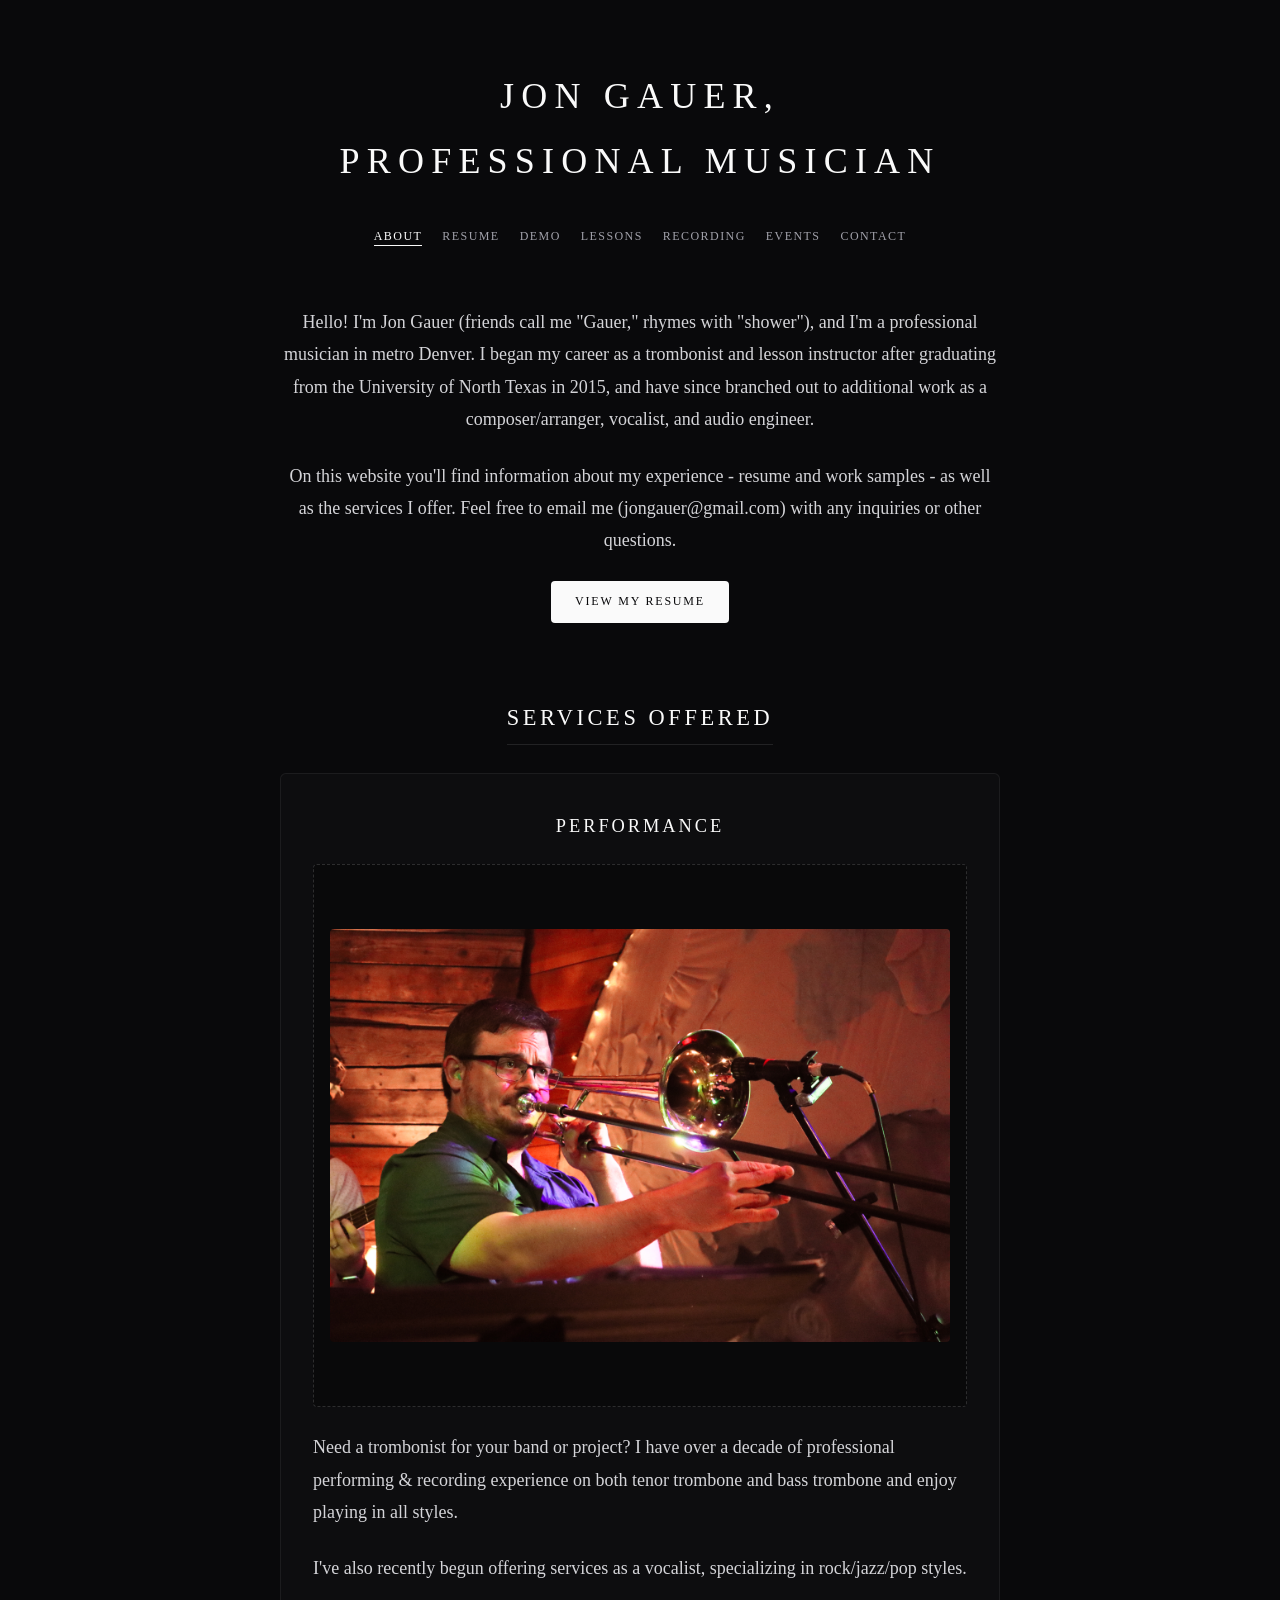
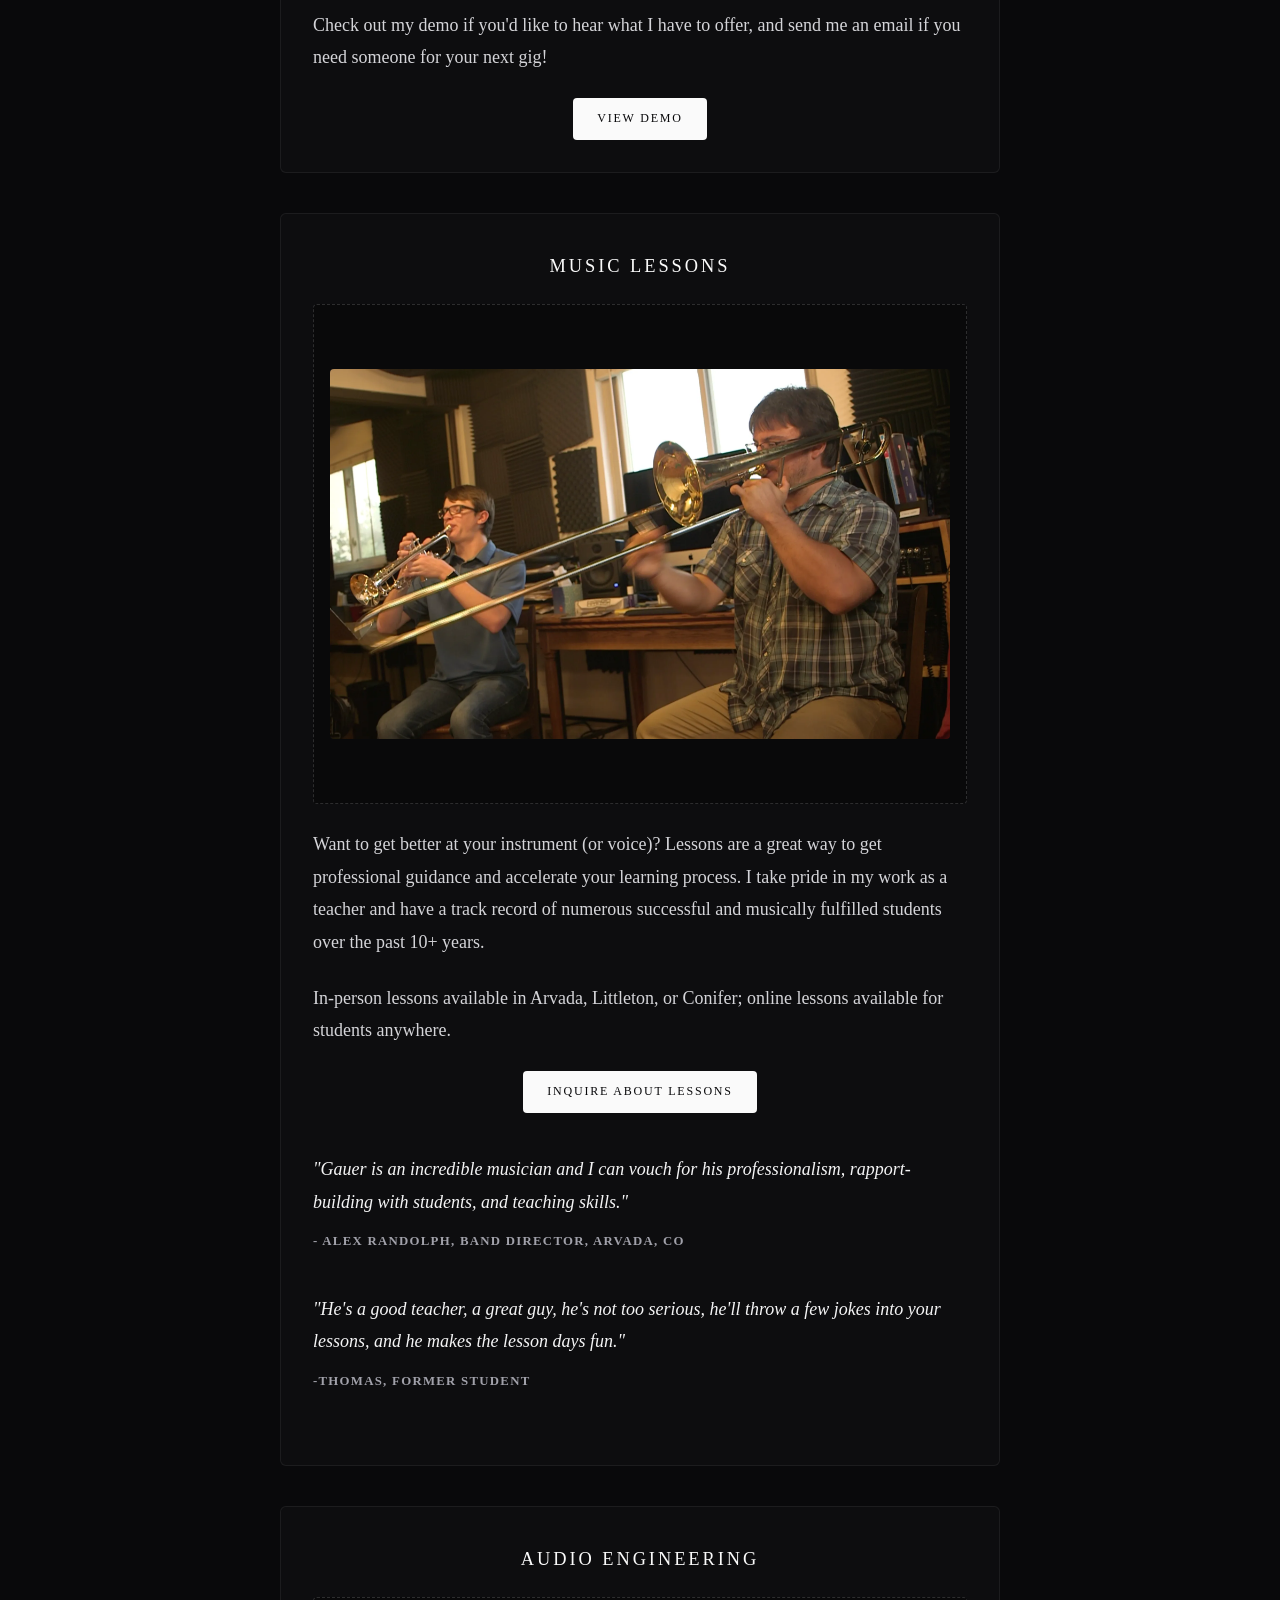
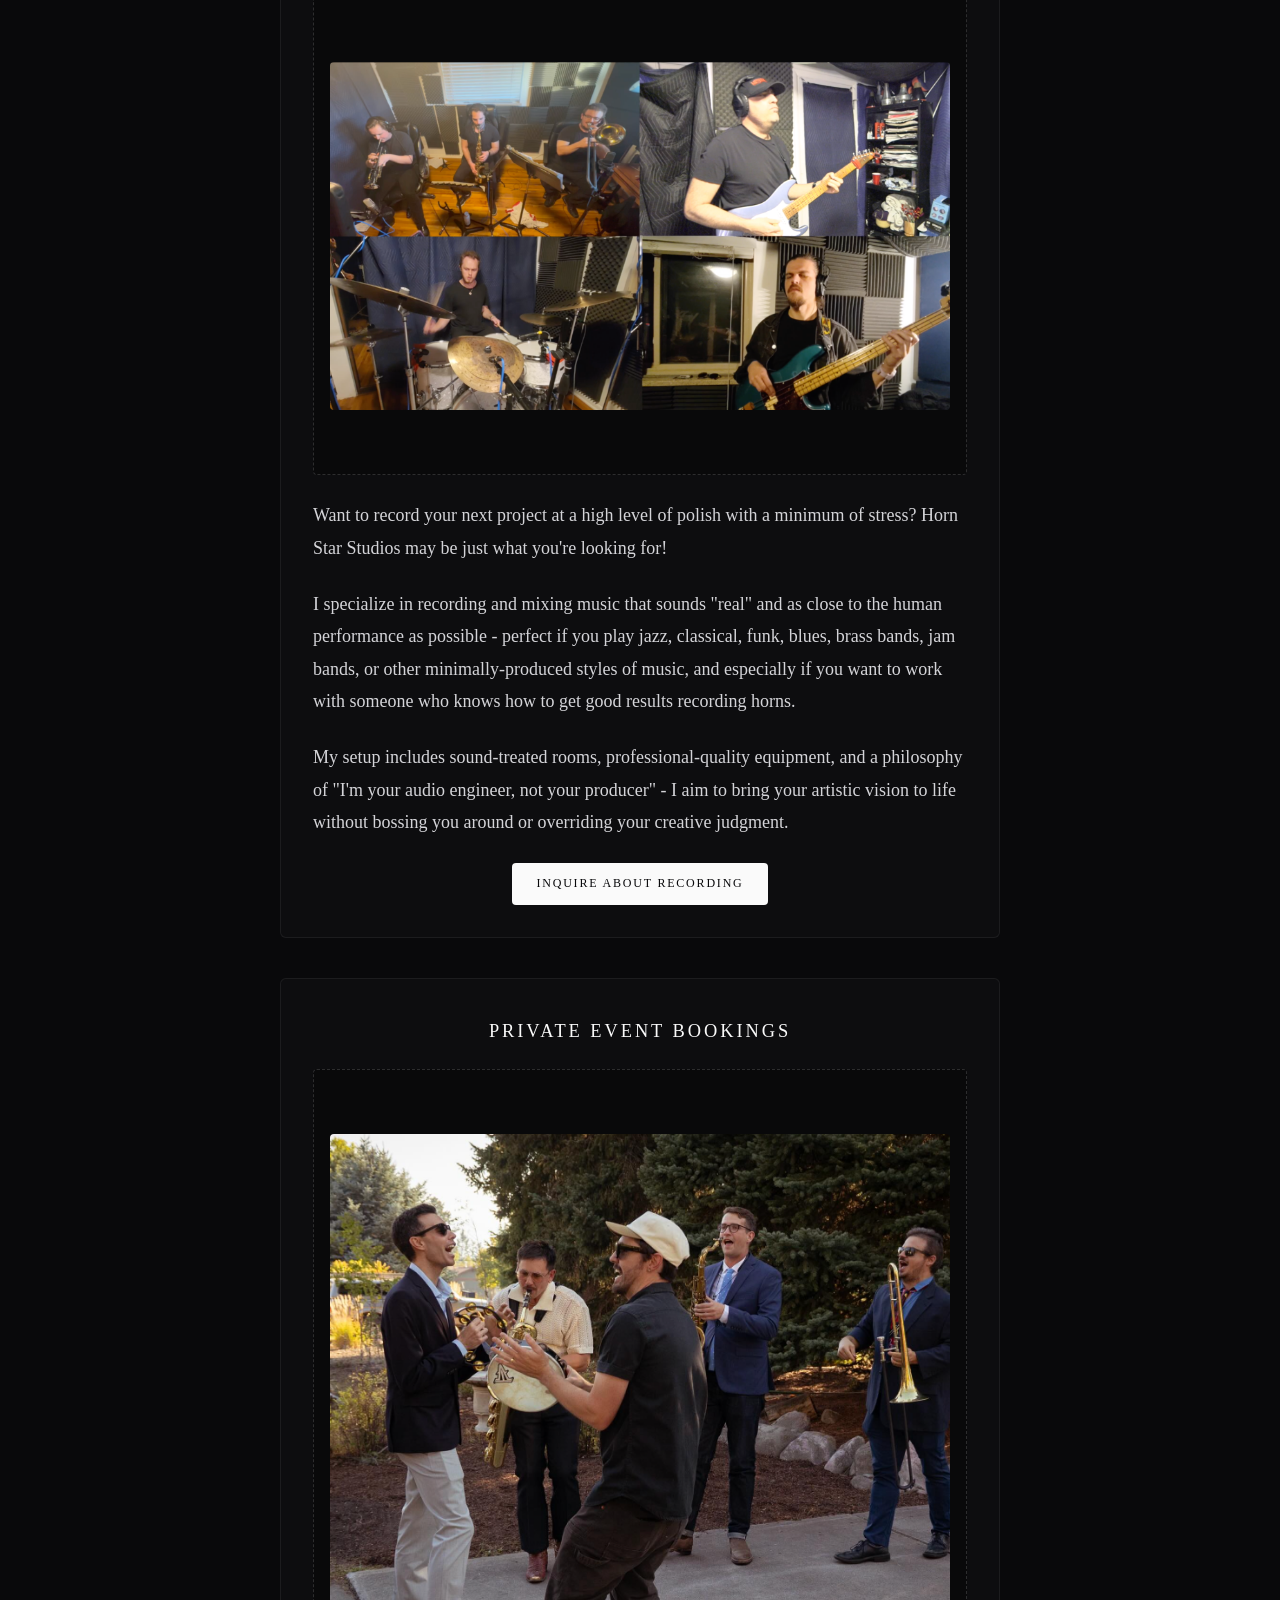
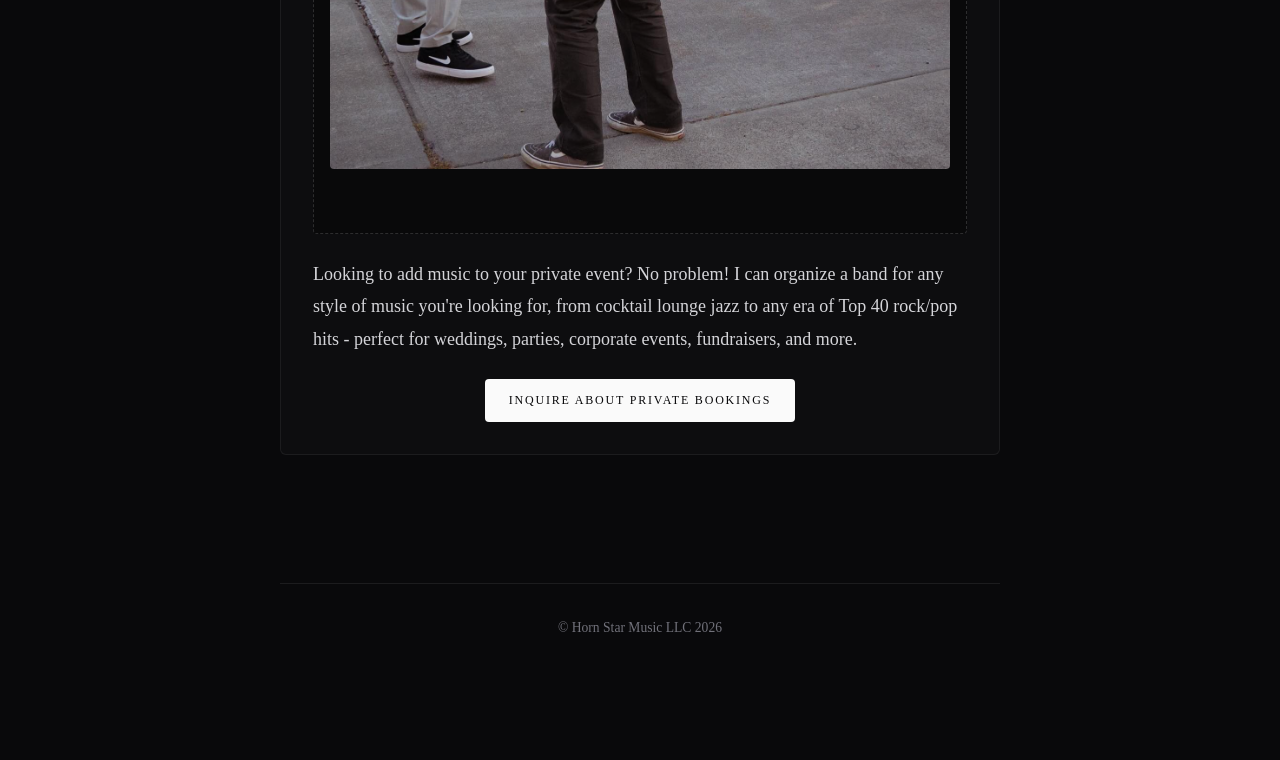
<file: index.html>
<!DOCTYPE html>
<html lang="en">

<head>
    <meta charset="UTF-8">
    <meta name="viewport" content="width=device-width, initial-scale=1.0">
    <title>Jon Gauer | Musician, Educator & Studio — Denver, CO</title>
    <meta name="description"
        content="Jon Gauer is a Denver-based musician, brass instructor, session recording artist, and live performer serving Metro Denver, Arvada, Littleton, and Conifer.">
    <meta name="keywords"
        content="Jon Gauer, Denver musician, brass lessons Denver, trombone teacher Arvada, session musician Colorado, live music booking Denver, recording studio services Littleton, Horn Star Music LLC">
    <link rel="stylesheet" href="style.css">
</head>

<body>

    <header>
        <nav>
            <h1>Jon Gauer, <br>Professional Musician</h1>
            <ul>
                <li><a href="index.html" class="active">About</a></li>
                <li><a href="resume.html">Resume</a></li>
                <li><a href="demo.html">Demo</a></li>
                <li><a href="lessons.html">Lessons</a></li>
                <li><a href="recording.html">Recording</a></li>
                <li><a href="events.html">Events</a></li>
                <li><a href="contact.html">Contact</a></li>
            </ul>
        </nav>
    </header>

    <main>
        <!-- Biography & Qualifications -->
        <section id="bio">
            <p>Hello! I'm Jon Gauer (friends call me "Gauer," rhymes with "shower"), and I'm a professional musician in
                metro Denver. I began my career as a trombonist and lesson instructor after graduating from the
                University of North Texas in 2015, and have since branched out to additional work as a
                composer/arranger, vocalist, and audio engineer.
            </p>
            <p>On this website you'll find information about my experience - resume and work samples - as well as the
                services I offer. Feel free to email me (jongauer@gmail.com) with any inquiries or other questions.</p>
            <a href="resume.html" class="button" style="margin-top: 0;">View My Resume</a>

        </section>

        <!-- Services Offered Overview -->
        <section id="services">
            <h2>Services Offered</h2>

            <div class="service-card">
                <h3>Performance</h3>
                <div class="media-container">
                    <img src="images/CGTour2026-091.jpg" alt="Photo of Jon Gauer playing the trombone">
                </div>
                <p>Need a trombonist for your band or project? I have over a decade of professional performing &
                    recording experience on both tenor trombone and bass trombone and enjoy playing in all styles.
                </p>
                <p>I've also recently begun offering services as a vocalist, specializing in rock/jazz/pop styles.
                </p>
                <p>Check out my demo if you'd like to hear what I have to offer, and send me an email if you need
                    someone for your next gig!
                </p>
                <div style="display: flex; justify-content: center; gap: 1rem; flex-wrap: wrap; margin-top: 1.5rem;">
                    <a href="demo.html" class="button" style="margin-top: 0;">View Demo</a>
                </div>
            </div>

            <div class="service-card">
                <h3>Music Lessons</h3>
                <div class="media-container">
                    <img src="images/ryan_lesson.webp" alt="Gauer teaching a trombone lesson">
                </div>
                <p>Want to get better at your instrument (or voice)? Lessons are a great way to get professional
                    guidance and accelerate your learning process. I take pride in my work as a teacher and have a track
                    record of numerous successful and musically fulfilled students over the past 10+ years.
                </p>
                <p>In-person lessons available in Arvada, Littleton, or Conifer; online lessons available for students
                    anywhere. </p>
                <a href="lessons.html" class="button">Inquire About Lessons</a>
                <blockquote>
                    "Gauer is an incredible musician and I can vouch for his professionalism, rapport-building with
                    students,
                    and teaching skills."
                    <strong>- Alex Randolph, band director, Arvada, CO</strong>
                    <blockquote>
                        "He's a good teacher, a great guy, he's not too serious, he'll throw a few jokes into your
                        lessons, and he makes the lesson days fun."
                        <strong>-Thomas, former student</strong>
                    </blockquote>

                </blockquote>
            </div>

            <div class="service-card">
                <h3>Audio Engineering</h3>
                <div class="media-container">
                    <img src="images/corgi_studio.png" alt="Composite photo of a band in the recording studio">
                </div>
                <p>Want to record your next project at a high level of polish with a minimum of stress? Horn Star Studios may be just what you're looking for! </p>
                <p>I specialize in recording and mixing music that sounds "real" and as close to the human performance as possible - perfect if you play jazz, classical, funk, blues, brass bands, jam bands, or other minimally-produced styles of music, and especially if you want to work with someone who knows how to get good results recording horns.</p>
                <p>My setup includes sound-treated rooms, professional-quality equipment, and a philosophy of "I'm your audio engineer, not your producer" - I aim to bring your artistic vision to life without bossing you around or overriding your creative judgment.</p>
                <a href="recording.html" class="button">Inquire about recording</a>
            </div>

            <div class="service-card">
                <h3>Private Event Bookings</h3>
                <div class="media-container">
                    <img src="images/camsam_wedding_brass_band.png" alt="Brass band performing at a wedding">
                </div>
                <p>Looking to add music to your private event? No problem! I can organize a band for any style of music you're looking for, from cocktail lounge jazz to any era of Top 40 rock/pop hits - perfect for weddings, parties, corporate events, fundraisers, and more.</p>
                <a href="events.html" class="button">Inquire about private bookings</a>
            </div>
        </section>
    </main>

    <footer>
        <p>&copy; Horn Star Music LLC <span id="current-year"></span></p>
        <script>
  document.getElementById("current-year").textContent = new Date().getFullYear();
</script>
    </footer>

</body>

</html>
</file>
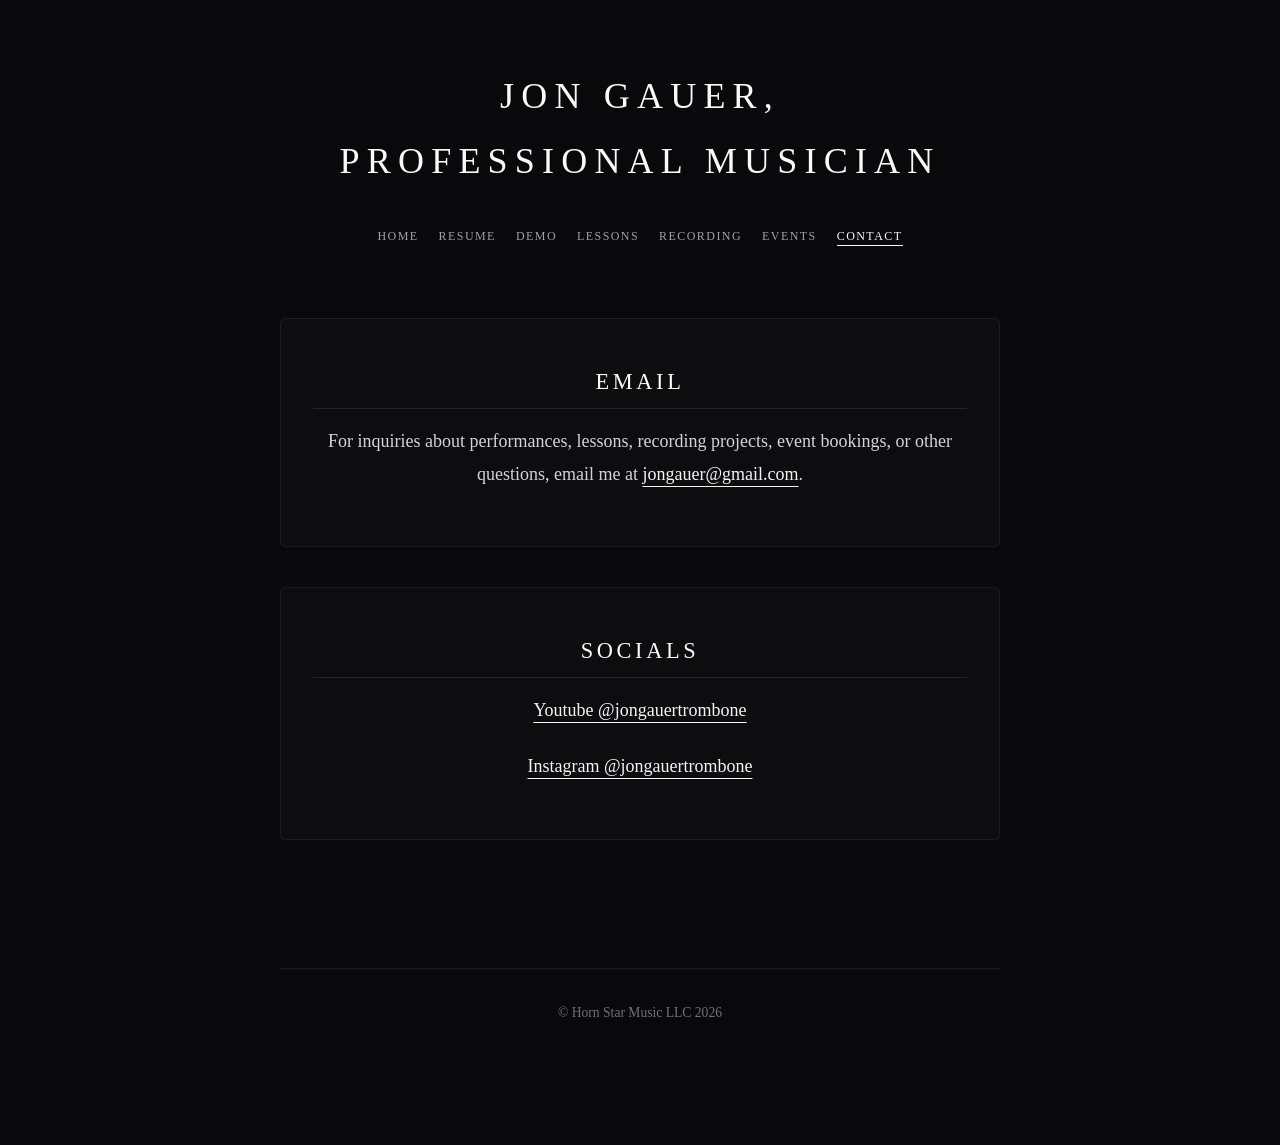
<file: contact.html>
<!DOCTYPE html>
<html lang="en">

<head>
    <meta charset="UTF-8">
    <meta name="viewport" content="width=device-width, initial-scale=1.0">
    <title>Contact | Jon Gauer — Denver, CO</title>
    <meta name="description"
        content="Get in touch with Jon Gauer for lesson inquiries, studio recording projects, live music bookings, and social links.">
    <link rel="stylesheet" href="style.css">
</head>

<body>

    <header>
        <nav>
            <h1>Jon Gauer, <br>Professional Musician</h1>
            <ul>
                <li><a href="index.html">Home</a></li>
                <li><a href="resume.html">Resume</a></li>
                <li><a href="demo.html">Demo</a></li>
                <li><a href="lessons.html">Lessons</a></li>
                <li><a href="recording.html">Recording</a></li>
                <li><a href="events.html">Events</a></li>
                <li><a href="contact.html" class="active">Contact</a></li>
            </ul>
        </nav>
    </header>

    <main>
        <section>
            <div class="service-card" style="text-align: center;">
                <h2>Email</h2>
                <p>For inquiries about performances, lessons, recording projects, event bookings, or other questions,
                    email me at <a href="mailto:jongauer@gmail.com">jongauer@gmail.com</a>.</p>

            </div>
            <div class="service-card" style="text-align: center;">
                <h2>Socials</h2>
                <p>
                    <a href="https://www.youtube.com/@JonGauerTrombone" target="_blank" rel="noopener">Youtube @jongauertrombone</a>
                </p>
                <p><a href="https://www.instagram.com/jongauertrombone/" target="_blank" rel="noopener">Instagram @jongauertrombone</a>

                </p>
            </div>

        </section>
    </main>

    <footer>
        <p>&copy; Horn Star Music LLC 2026</p>
    </footer>

</body>

</html>
</file>
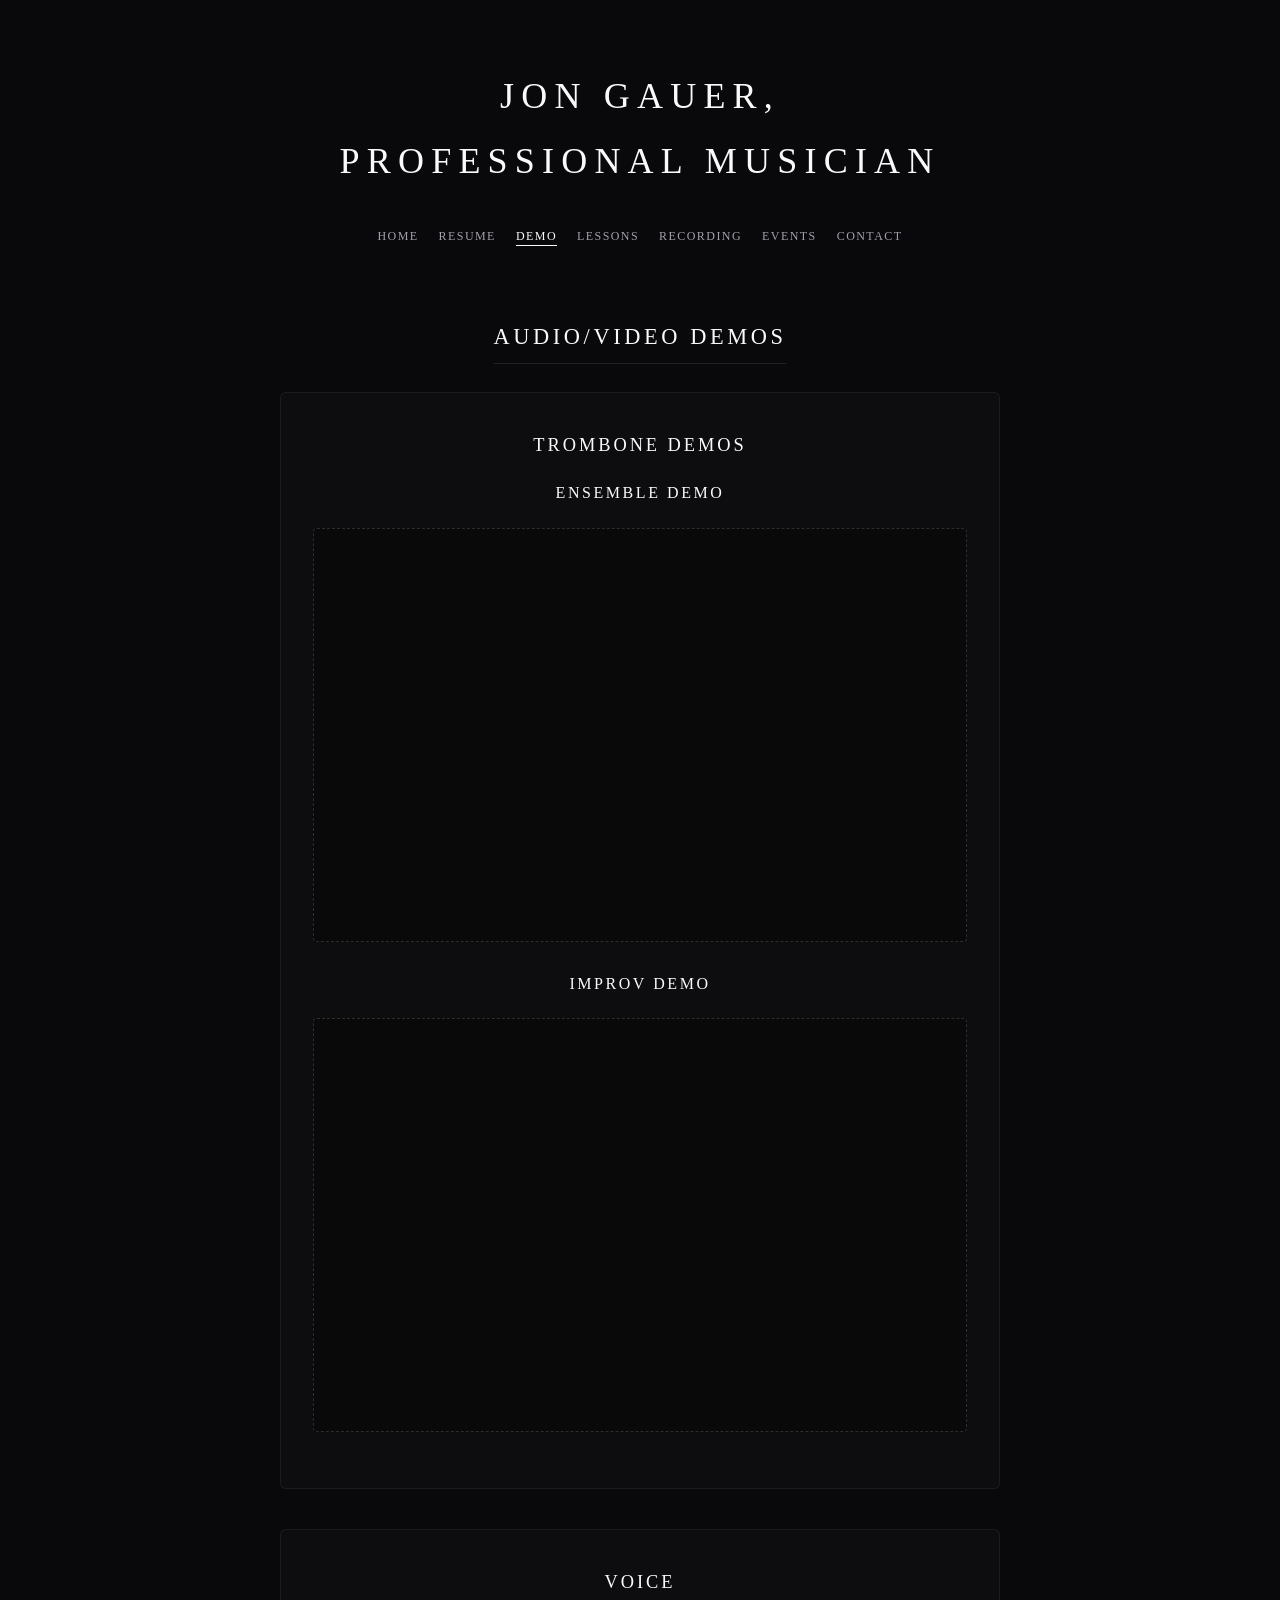
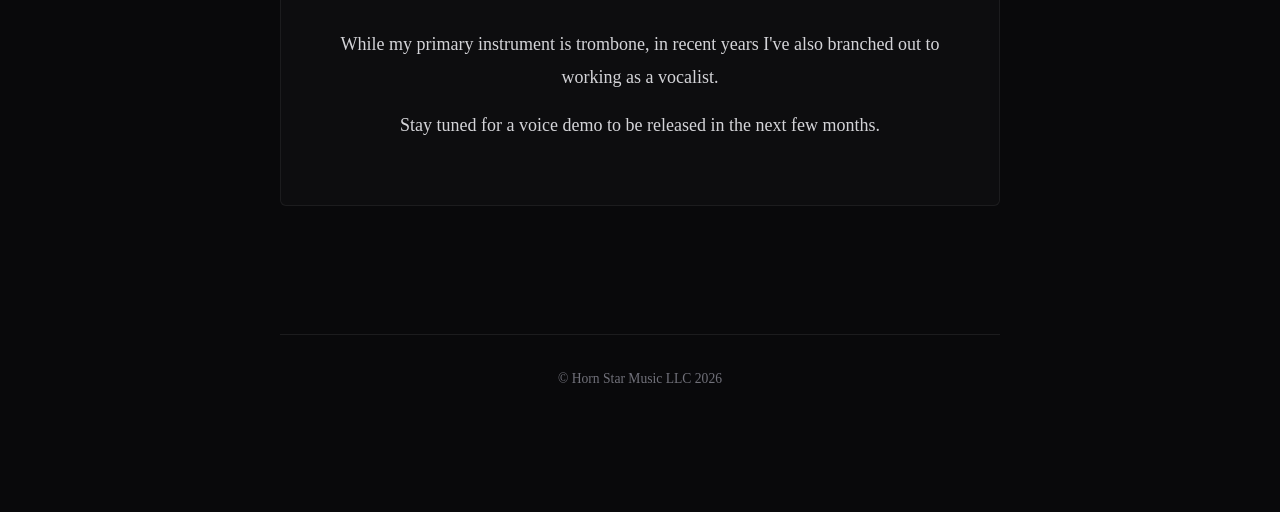
<file: demo.html>
<!DOCTYPE html>
<html lang="en">
<head>
    <meta charset="UTF-8">
    <meta name="viewport" content="width=device-width, initial-scale=1.0">
    <title>Demo Reel | Jon Gauer — Denver, CO</title>
    <meta name="description" content="Audio and video demo reel showcasing brass performance, section work, and solo capabilities by Jon Gauer.">
    <link rel="stylesheet" href="style.css">
    <style>
        .demo-video-frame {
            width: 100%;
            aspect-ratio: 16 / 9;
            min-height: 380px;
            height: auto;
            display: block;
            margin: 0;
            border-radius: 4px;
        }
    </style>
</head>
<body>

    <header>
        <nav>
            <h1>Jon Gauer, <br>Professional Musician</h1>
            <ul>
                <li><a href="index.html">Home</a></li>
                <li><a href="resume.html">Resume</a></li>
                <li><a href="demo.html" class="active">Demo</a></li>
                <li><a href="lessons.html">Lessons</a></li>
                <li><a href="recording.html">Recording</a></li>
                <li><a href="events.html">Events</a></li>
                <li><a href="contact.html">Contact</a></li>
            </ul>
        </nav>
    </header>

    <main>
        <section>
            <h2>Audio/Video Demos</h2>
            <div class="service-card">
                <h3>Trombone Demos</h3>
                
                <h4 style="font-size: 1rem; margin-top: 1.5rem; margin-bottom: 0.75rem; text-align: center;">Ensemble Demo</h4>
                <div class="media-container" style="padding: 1rem;">
                    <iframe class="demo-video-frame" src="https://www.youtube.com/embed/2sTfK49VGpQ?enablejsapi=1" title="Ensemble Demo" frameborder="0" allow="accelerometer; autoplay; clipboard-write; encrypted-media; gyroscope; picture-in-picture" allowfullscreen></iframe>
                </div>

                <h4 style="font-size: 1rem; margin-top: 2rem; margin-bottom: 0.75rem; text-align: center;">Improv Demo</h4>
                <div class="media-container" style="padding: 1rem;">
                    <iframe class="demo-video-frame" src="https://www.youtube.com/embed/bLomjpkkG3U?enablejsapi=1" title="Improv Demo" frameborder="0" allow="accelerometer; autoplay; clipboard-write; encrypted-media; gyroscope; picture-in-picture" allowfullscreen></iframe>
                </div>

            </div>

            <div class="service-card">
                <h3>Voice</h3>
                <div class="media-container" style="border: none; background: transparent; padding: 0.5rem 0;">
                    <p style="margin-bottom: 1rem;">While my primary instrument is trombone, in recent years I've also branched out to working as a vocalist.</p>
                    <p style="margin-bottom: 0;">Stay tuned for a voice demo to be released in the next few months.</p>
                </div>
            </div>
        </section>
    </main>

    <footer>
        <p>&copy; Horn Star Music LLC 2026</p>
    </footer>

</body>
</html>
</file>
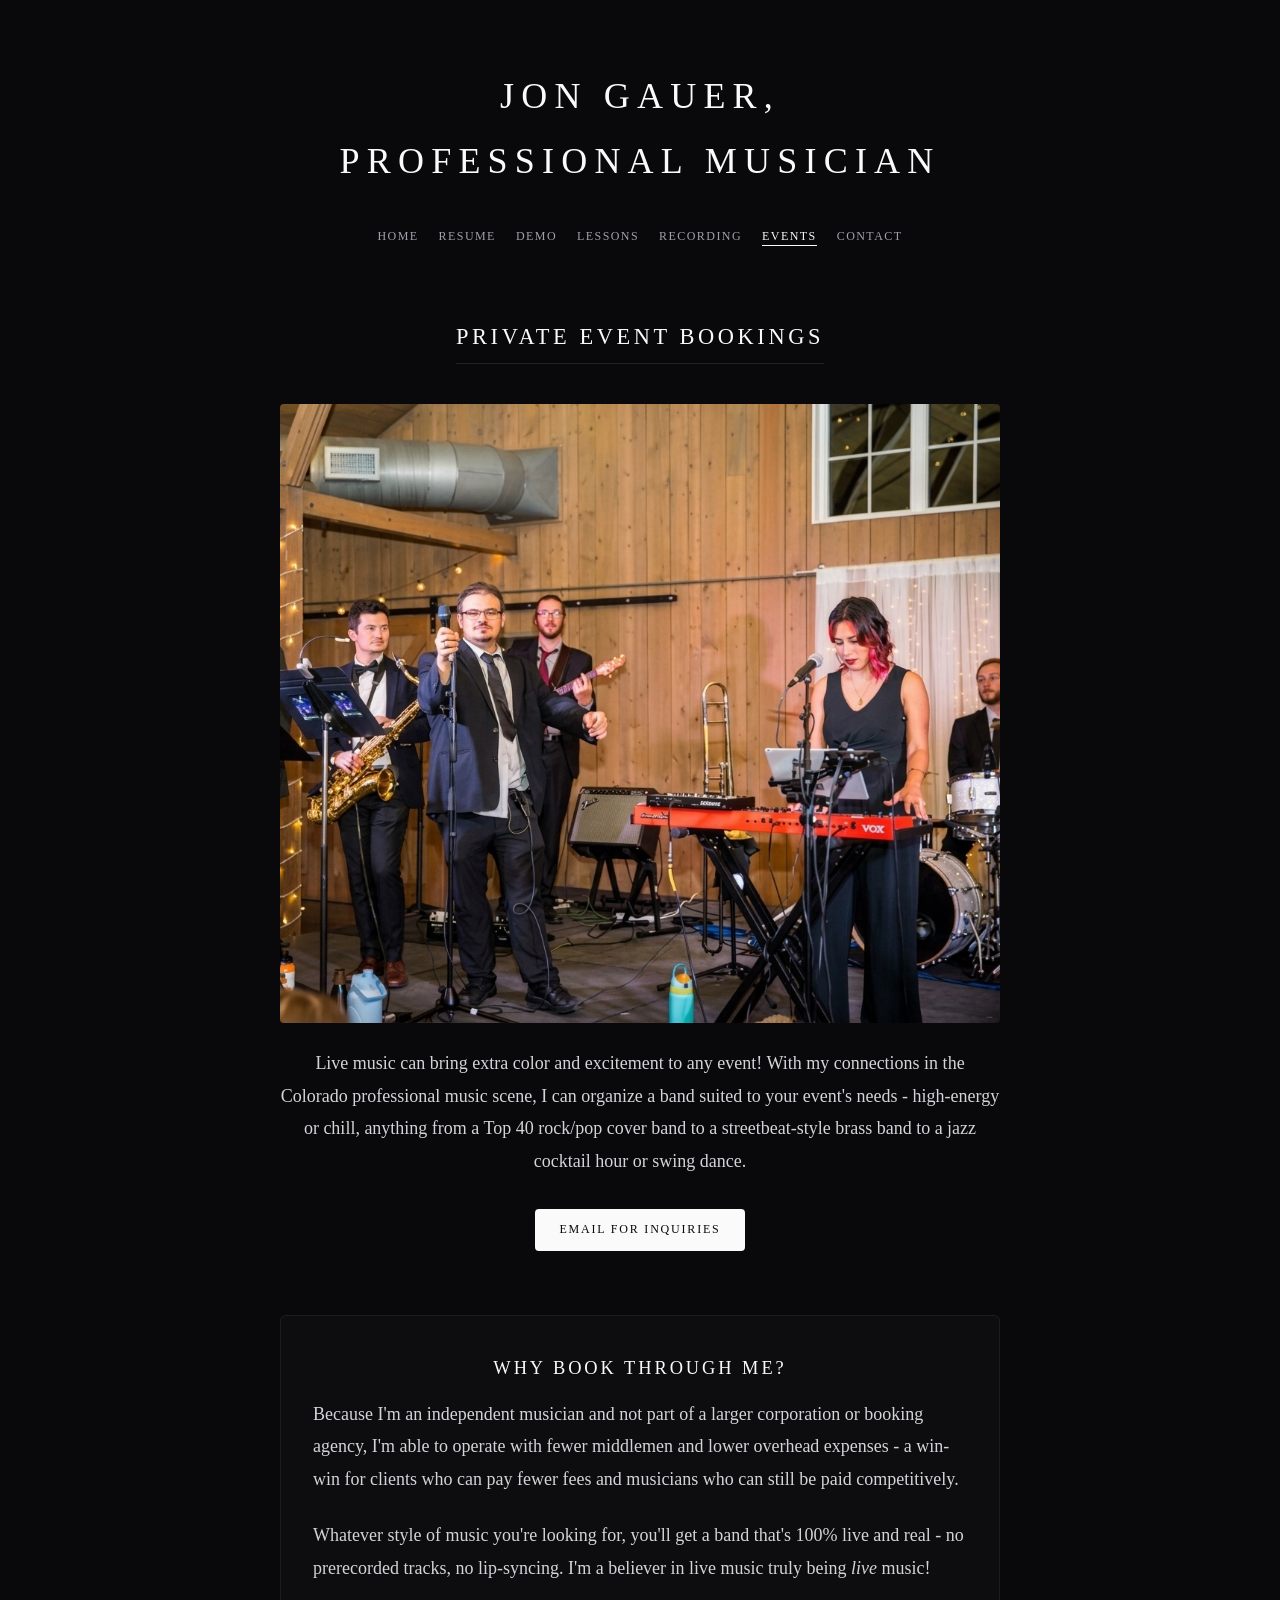
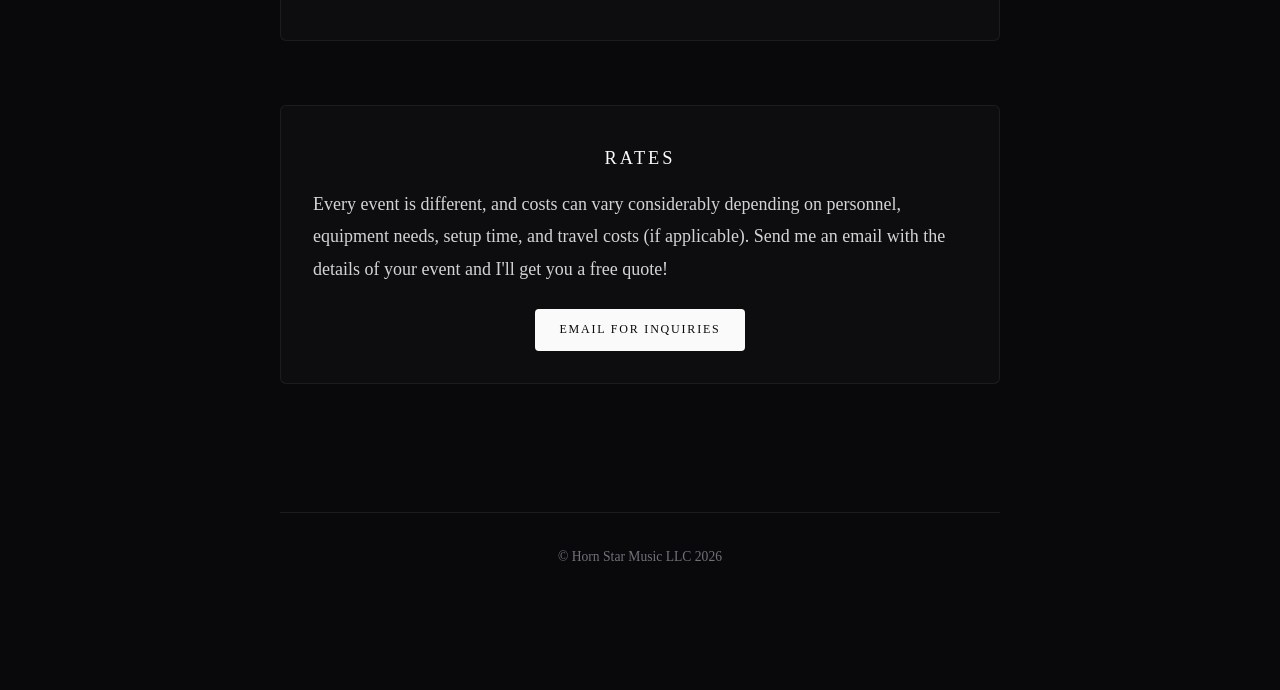
<file: events.html>
<!DOCTYPE html>
<html lang="en">
<head>
    <meta charset="UTF-8">
    <meta name="viewport" content="width=device-width, initial-scale=1.0">
    <title>Private Event Bookings | Jon Gauer — Denver Live Music</title>
    <meta name="description" content="Book live brass music, ensembles, and section work for corporate events, weddings, and venues across Metro Denver.">
    <link rel="stylesheet" href="style.css">
</head>
<body>

    <header>
        <nav>
            <h1>Jon Gauer, <br>Professional Musician</h1>
            <ul>
                <li><a href="index.html">Home</a></li>
                <li><a href="resume.html">Resume</a></li>
                <li><a href="demo.html">Demo</a></li>
                <li><a href="lessons.html">Lessons</a></li>
                <li><a href="recording.html">Recording</a></li>
                <li><a href="events.html" class="active">Events</a></li>
                <li><a href="contact.html">Contact</a></li>
            </ul>
        </nav>
    </header>

    <main>
        <!-- Intro Section -->
        <section id="events-intro">
            <h2>Private Event Bookings</h2>
       <img src="images/minusjames.jpeg" alt="Live show by Minus James Party Band">
            <p>Live music can bring extra color and excitement to any event! With my connections in the Colorado professional music scene, I can organize a band suited to your event's needs - high-energy or chill, anything from a Top 40 rock/pop cover band to a streetbeat-style brass band to a jazz cocktail hour or swing dance.</p>
             <a href="contact.html" class="button">Email for inquiries</a>
        </section>

        <!-- Why book through me? -->
        <section id="why-book">
            <div class="service-card">
                <h3>Why book through me?</h3>
                <p>Because I'm an independent musician and not part of a larger corporation or booking agency, I'm able to operate with fewer middlemen and lower overhead expenses - a win-win for clients who can pay fewer fees and musicians who can still be paid competitively.</p>
                <p>Whatever style of music you're looking for, you'll get a band that's 100% live and real - no prerecorded tracks, no lip-syncing. I'm a believer in live music truly being <em>live</em> music!</p>
            </div>
        </section>

        <!-- Rates -->
        <section id="rates">
            <div class="service-card">
                <h3>Rates</h3>
                <p>Every event is different, and costs can vary considerably depending on personnel, equipment needs, setup time, and travel costs (if applicable). Send me an email with the details of your event and I'll get you a free quote!</p>
                <a href="contact.html" class="button">Email for inquiries</a>
            </div>
        </section>
    </main>

    <footer>
        <p>&copy; Horn Star Music LLC 2026</p>
    </footer>

</body>
</html>
</file>
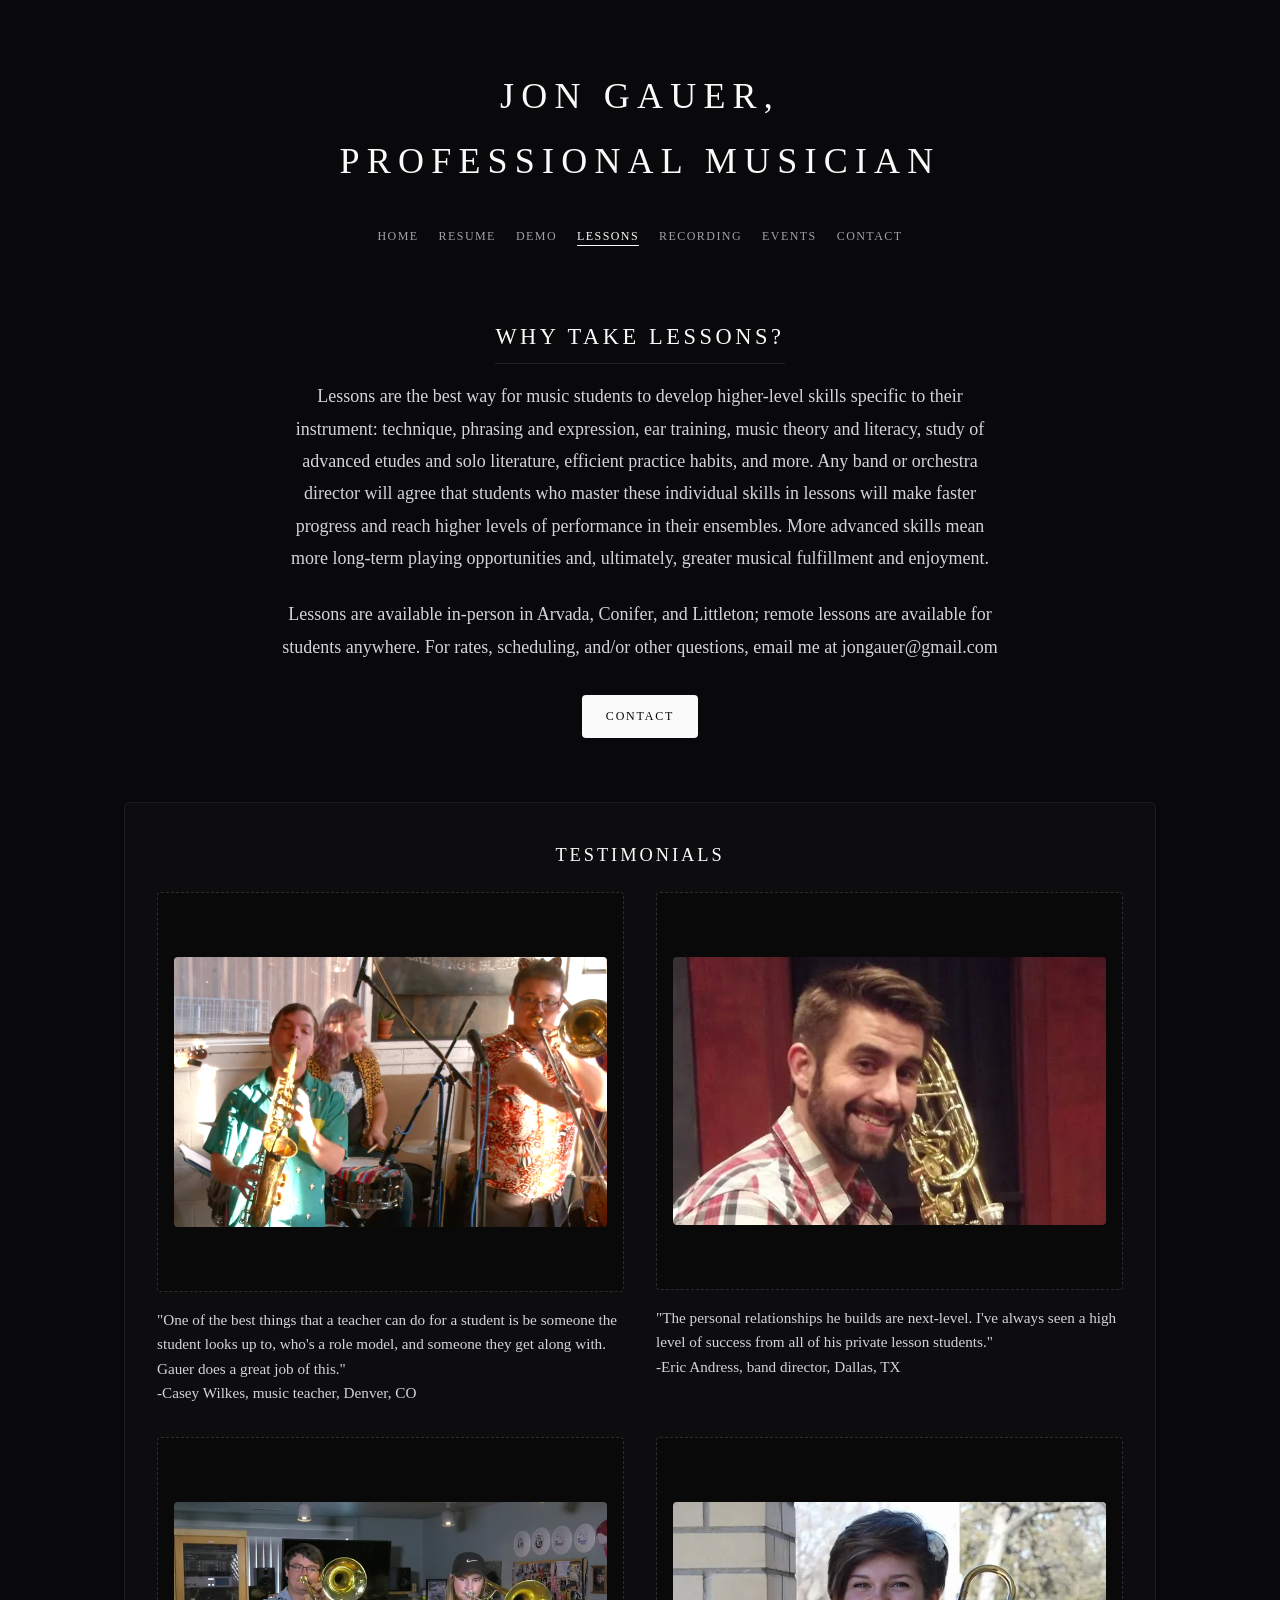
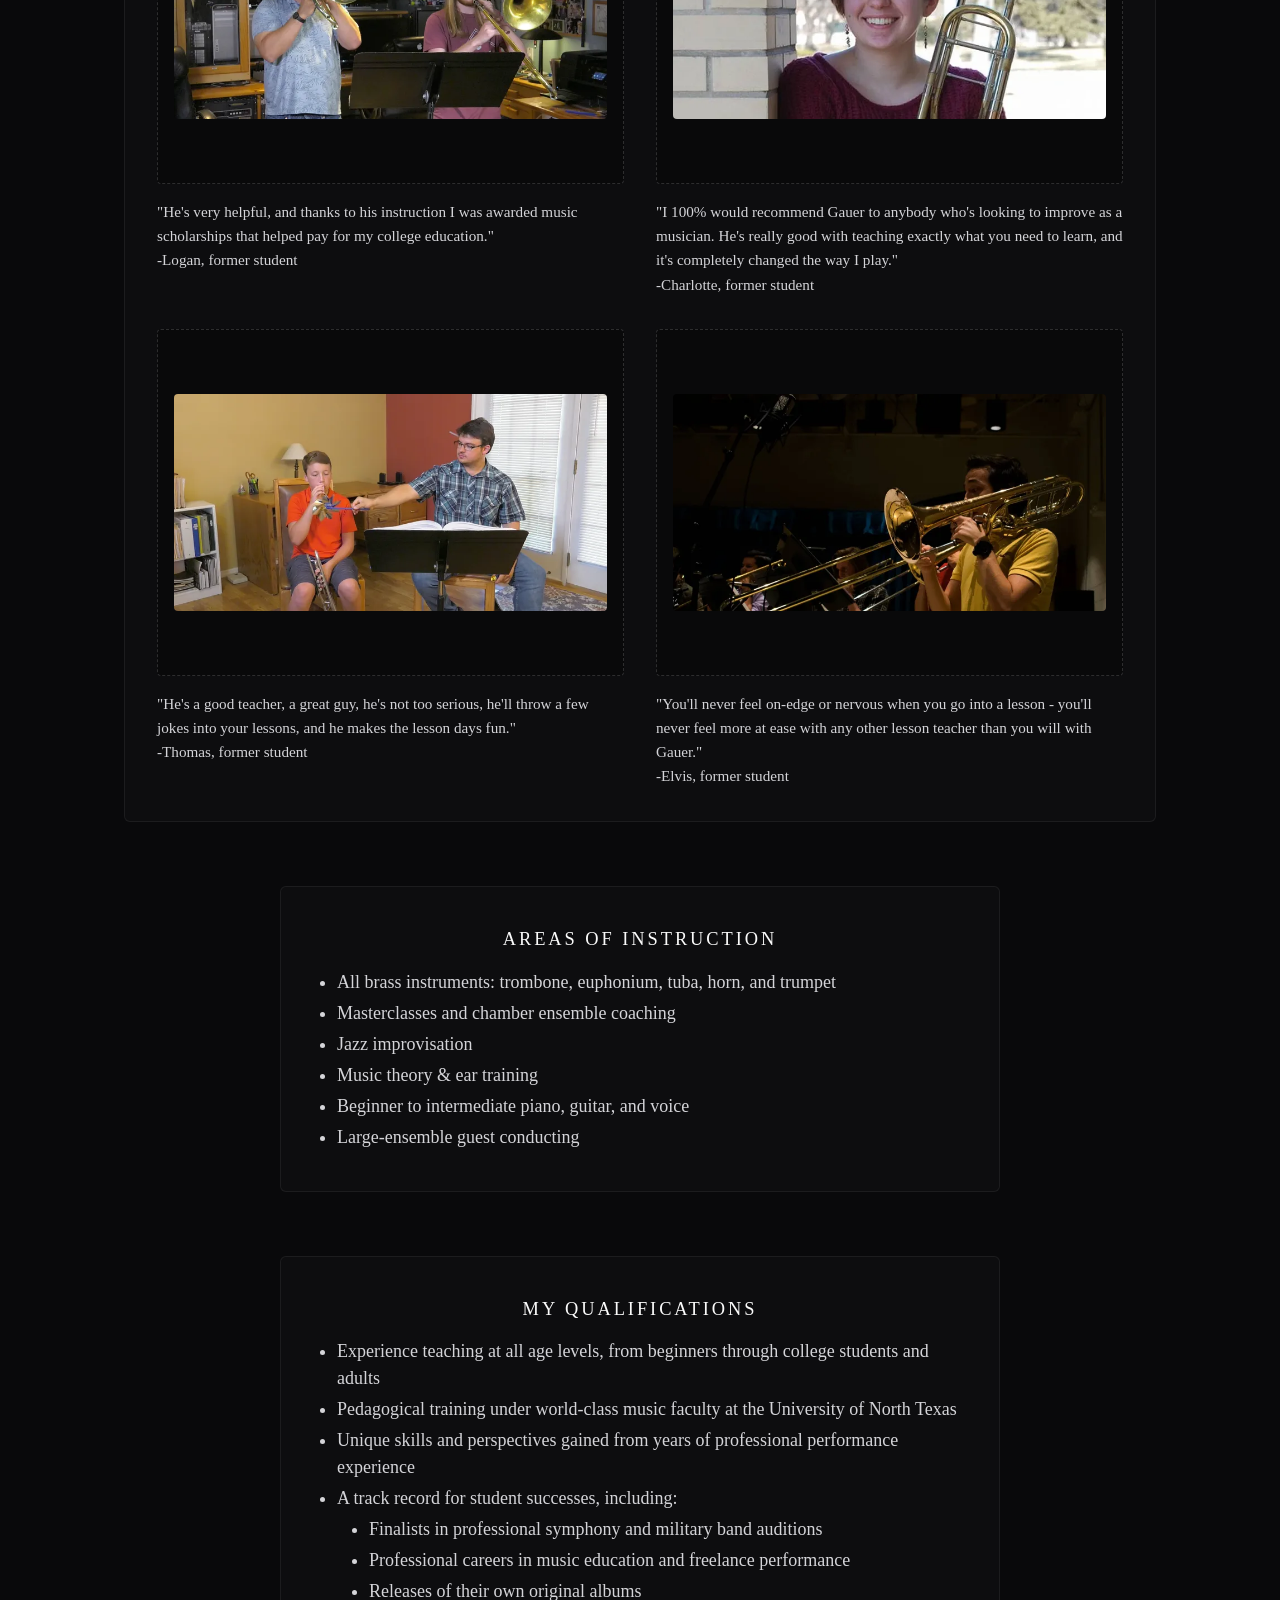
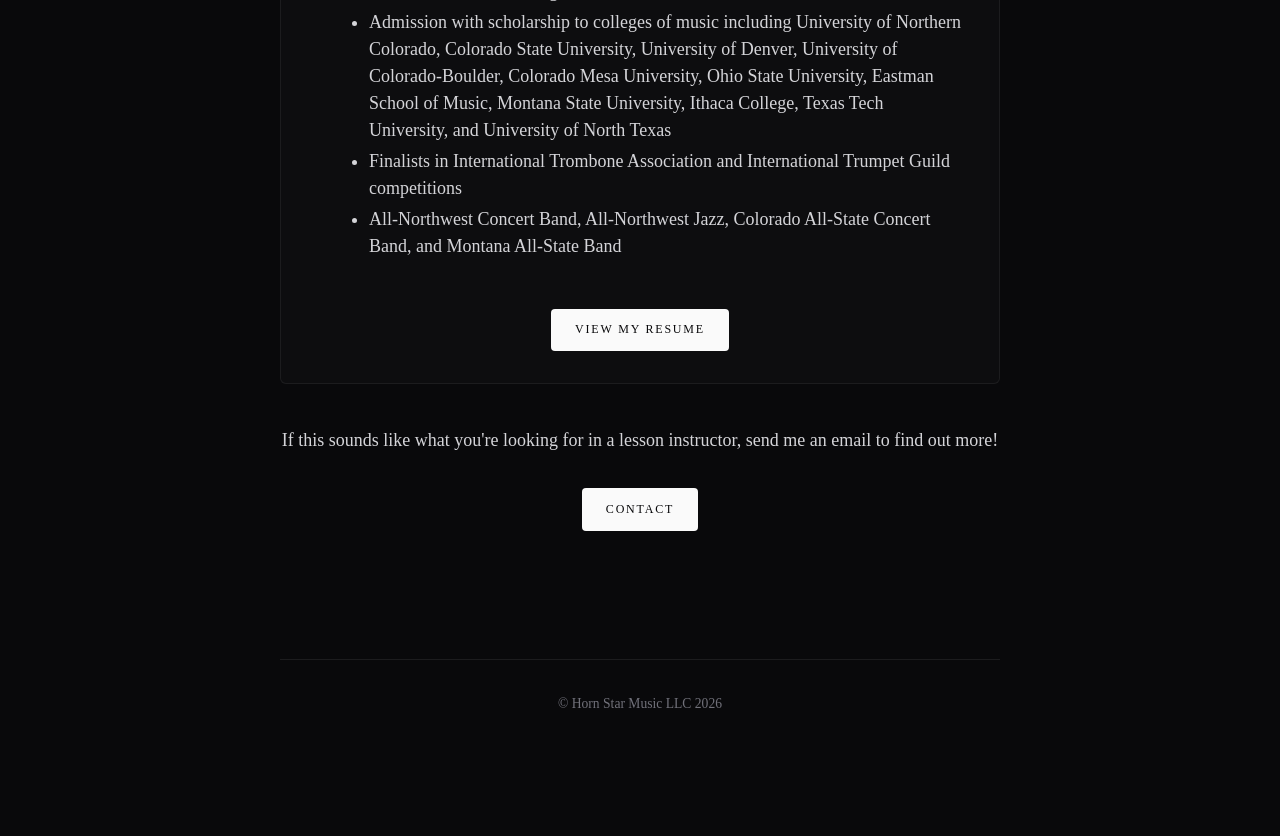
<file: lessons.html>
<!DOCTYPE html>
<html lang="en">

<head>
    <meta charset="UTF-8">
    <meta name="viewport" content="width=device-width, initial-scale=1.0">
    <title>Music Lessons | Jon Gauer — Denver Brass, Piano & Jazz Instruction</title>
    <meta name="description"
        content="Private brass, trombone, trumpet, horn, euphonium, tuba, jazz improvisation, music theory, and beginner piano/guitar/voice lessons in Arvada, Littleton, Conifer, and online.">
    <link rel="stylesheet" href="style.css">
    <style>
        #testimonials-section {
            width: 100vw;
            position: relative;
            left: 50%;
            right: 50%;
            margin-left: -50vw;
            margin-right: -50vw;
            max-width: none;
        }

        #testimonials-section .testimonials-inner {
            max-width: 1080px;
            margin: 0 auto;
            padding: 0 1.5rem;
        }

        .testimonials-grid {
            display: grid;
            grid-template-columns: repeat(2, 1fr);
            gap: 2rem;
            margin-top: 1.5rem;
        }

        @media (max-width: 680px) {
            .testimonials-grid {
                grid-template-columns: 1fr;
            }
        }

        .testimonial-item {
            display: flex;
            flex-direction: column;
        }

        .testimonial-item .media-container {
            margin: 0 0 1rem 0;
        }

        .testimonial-item p {
            margin: 0;
            font-size: 0.95rem;
            line-height: 1.6;
        }
    </style>
</head>

<body>

    <header>
        <nav>
            <h1>Jon Gauer, <br>Professional Musician</h1>
            <ul>
                <li><a href="index.html">Home</a></li>
                <li><a href="resume.html">Resume</a></li>
                <li><a href="demo.html">Demo</a></li>
                <li><a href="lessons.html" class="active">Lessons</a></li>
                <li><a href="recording.html">Recording</a></li>
                <li><a href="events.html">Events</a></li>
                <li><a href="contact.html">Contact</a></li>
            </ul>
        </nav>
    </header>

    <main>

        <!-- Why take lessons? -->
        <section id="why-take-lessons">
            <h2>Why take lessons?</h2>
            <p>Lessons are the best way for music students to develop higher-level skills specific to their instrument:
                technique, phrasing and expression, ear training, music theory and literacy, study of advanced etudes
                and solo literature, efficient practice habits, and more. Any band or orchestra director will agree that
                students who master these individual skills in lessons will make faster progress and reach higher levels
                of performance in their ensembles. More advanced skills mean more long-term playing opportunities and,
                ultimately, greater musical fulfillment and enjoyment.</p>
            <p>Lessons are available in-person in Arvada, Conifer, and Littleton; remote lessons are available for
                students anywhere. For rates, scheduling, and/or other questions, email me at jongauer@gmail.com</p>
            <div style="text-align: center; margin-top: 1.5rem;">
                <a href="contact.html" class="button">Contact</a>
            </div>
        </section>

        <!-- Testimonials -->
        <section id="testimonials-section">
            <div class="testimonials-inner">
                <div class="service-card">
                    <h3>Testimonials</h3>
                    <div class="testimonials-grid">
                                                <div class="testimonial-item">
                            <div class="media-container">
                                <img src="images/casey.png">
                            </div>
                            <p>"One of the best things that a teacher can do for a student is be someone the student looks up to, who's a role model, and someone they get along with. Gauer does a great job of this."<br>-Casey Wilkes, music teacher, Denver, CO</p>
                        </div>
                                                <div class="testimonial-item">
                            <div class="media-container">
                                <img src="images/eric.png">
                            </div>
                            <p>"The personal relationships he builds are next-level. I've always seen a high level of success from all of his private lesson students."<br>-Eric Andress, band director, Dallas, TX</p>
                        </div>
                        <div class="testimonial-item">
                            <div class="media-container">
                                <img src="images/logan.webp">
                            </div>
                            <p>"He's very helpful, and thanks to his instruction I was awarded music scholarships that helped pay for my college education."<br>-Logan, former student</p>
                        </div>
                        <div class="testimonial-item">
                            <div class="media-container">
                                <img src="images/charlotte.webp">
                            </div>
                            <p>"I 100% would recommend Gauer to anybody who's looking to improve as a musician. He's really good with teaching exactly what you need to learn, and it's completely changed the way I play."<br>-Charlotte, former student</p>
                        </div>
                        <div class="testimonial-item">
                            <div class="media-container">
                                <img src="images/thomas.webp">
                            </div>
                            <p>"He's a good teacher, a great guy, he's not too serious, he'll throw a few jokes into your lessons, and he makes the lesson days fun."<br>-Thomas, former student</p>
                        </div>

                        <div class="testimonial-item">
                            <div class="media-container">
                                <img src="images/elvis.webp">
                            </div>
                            <p>"You'll never feel on-edge or nervous when you go into a lesson - you'll never feel more at ease with any other lesson teacher than you will with Gauer."<br>-Elvis, former student</p>
                        </div>

                    </div>
                </div>
            </div>
        </section>

        <!-- Areas of instruction -->
        <section id="areas-of-instruction">
            <div class="service-card">
                <h3>Areas of instruction</h3>
                <ul>
                    <li>All brass instruments: trombone, euphonium, tuba, horn, and trumpet</li>
                    <li>Masterclasses and chamber ensemble coaching</li>
                    <li>Jazz improvisation</li>
                    <li>Music theory & ear training</li>
                    <li>Beginner to intermediate piano, guitar, and voice</li>
                    <li>Large-ensemble guest conducting</li>
                </ul>
            </div>
        </section>

        <!-- My qualifications -->
        <section id="my-qualifications">
            <div class="service-card">
                <h3>My qualifications</h3>
                <ul>
                    <li>Experience teaching at all age levels, from beginners through college students and adults</li>
                    <li>Pedagogical training under world-class music faculty at the University of North Texas</li>
                    <li>Unique skills and perspectives gained from years of professional performance experience</li>
                    <li>A track record for student successes, including:</li>
                    <ul>
                        <li>Finalists in professional symphony and military band auditions</li>
                        <li>Professional careers in music education and freelance performance
                        </li>
                        <li>Releases of their own original albums
                        </li>
                        <li>Admission with scholarship to colleges of music including University of Northern Colorado,
                            Colorado State University, University of Denver, University of Colorado-Boulder, Colorado
                            Mesa University, Ohio State University, Eastman School of Music, Montana State University,
                            Ithaca College, Texas Tech University, and University of North Texas</li>
                        <li>Finalists in International Trombone Association and International Trumpet Guild competitions
                        </li>
                        <li>All-Northwest Concert Band, All-Northwest Jazz, Colorado All-State Concert Band, and Montana
                            All-State Band
                        </li>
                    </ul>
                </ul>
                <br>
                <a href="resume.html" class="button">View my resume</a>
            </div>
            <p>If this sounds like what you're looking for in a lesson instructor, send me an email to find out more!</p>
                   <a href="contact.html" class="button">Contact</a>

        </section>

    </main>

    <footer>
        <p>&copy; Horn Star Music LLC 2026</p>
    </footer>

</body>

</html>
</file>
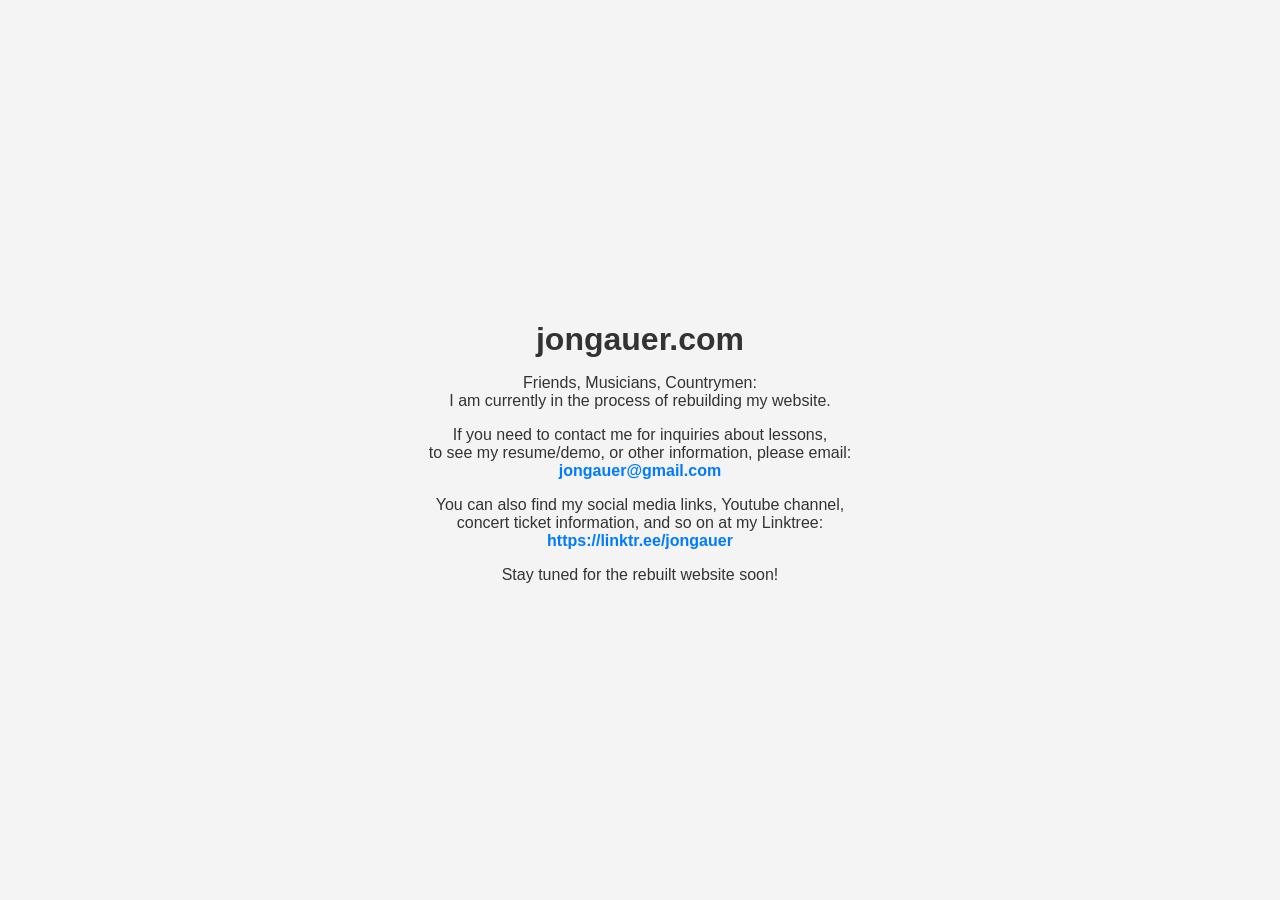
<file: placeholder.html>
<!DOCTYPE html>
<html lang="en">
<head>
    <meta charset="UTF-8">
    <meta name="viewport" content="width=device-width, initial-scale=1.0">
    <title>Jon Gauer | Musician & Teacher</title>
    <style>
        body {
            font-family: 'Helvetica', sans-serif;
            display: flex;
            justify-content: center;
            align-items: center;
            height: 100vh;
            margin: 0;
            background-color: #f4f4f4;
            color: #333;
            text-align: center;
        }
        .container { padding: 20px; }
        h1 { margin-bottom: 10px; }
        a { color: #007bff; text-decoration: none; font-weight: bold; }
        a:hover { text-decoration: underline; }
    </style>
</head>
<body>
    <div class="container">
        <h1>jongauer.com</h1>
        <p>Friends, Musicians, Countrymen:<br> I am currently in the process of rebuilding my website.</p>
        <p>If you need to contact me for inquiries about lessons, <br> to see my resume/demo, or other information, please email:<br>
        <a href="mailto:jongauer@gmail.com">jongauer@gmail.com</a></p>
        <p>You can also find my social media links, Youtube channel,<br> concert ticket information, and so on at my Linktree:<br>
        <a href="https://linktr.ee/jongauer">https://linktr.ee/jongauer</a></p>
        <p>Stay tuned for the rebuilt website soon!</p>
    </div>
</body>
</html>
</file>
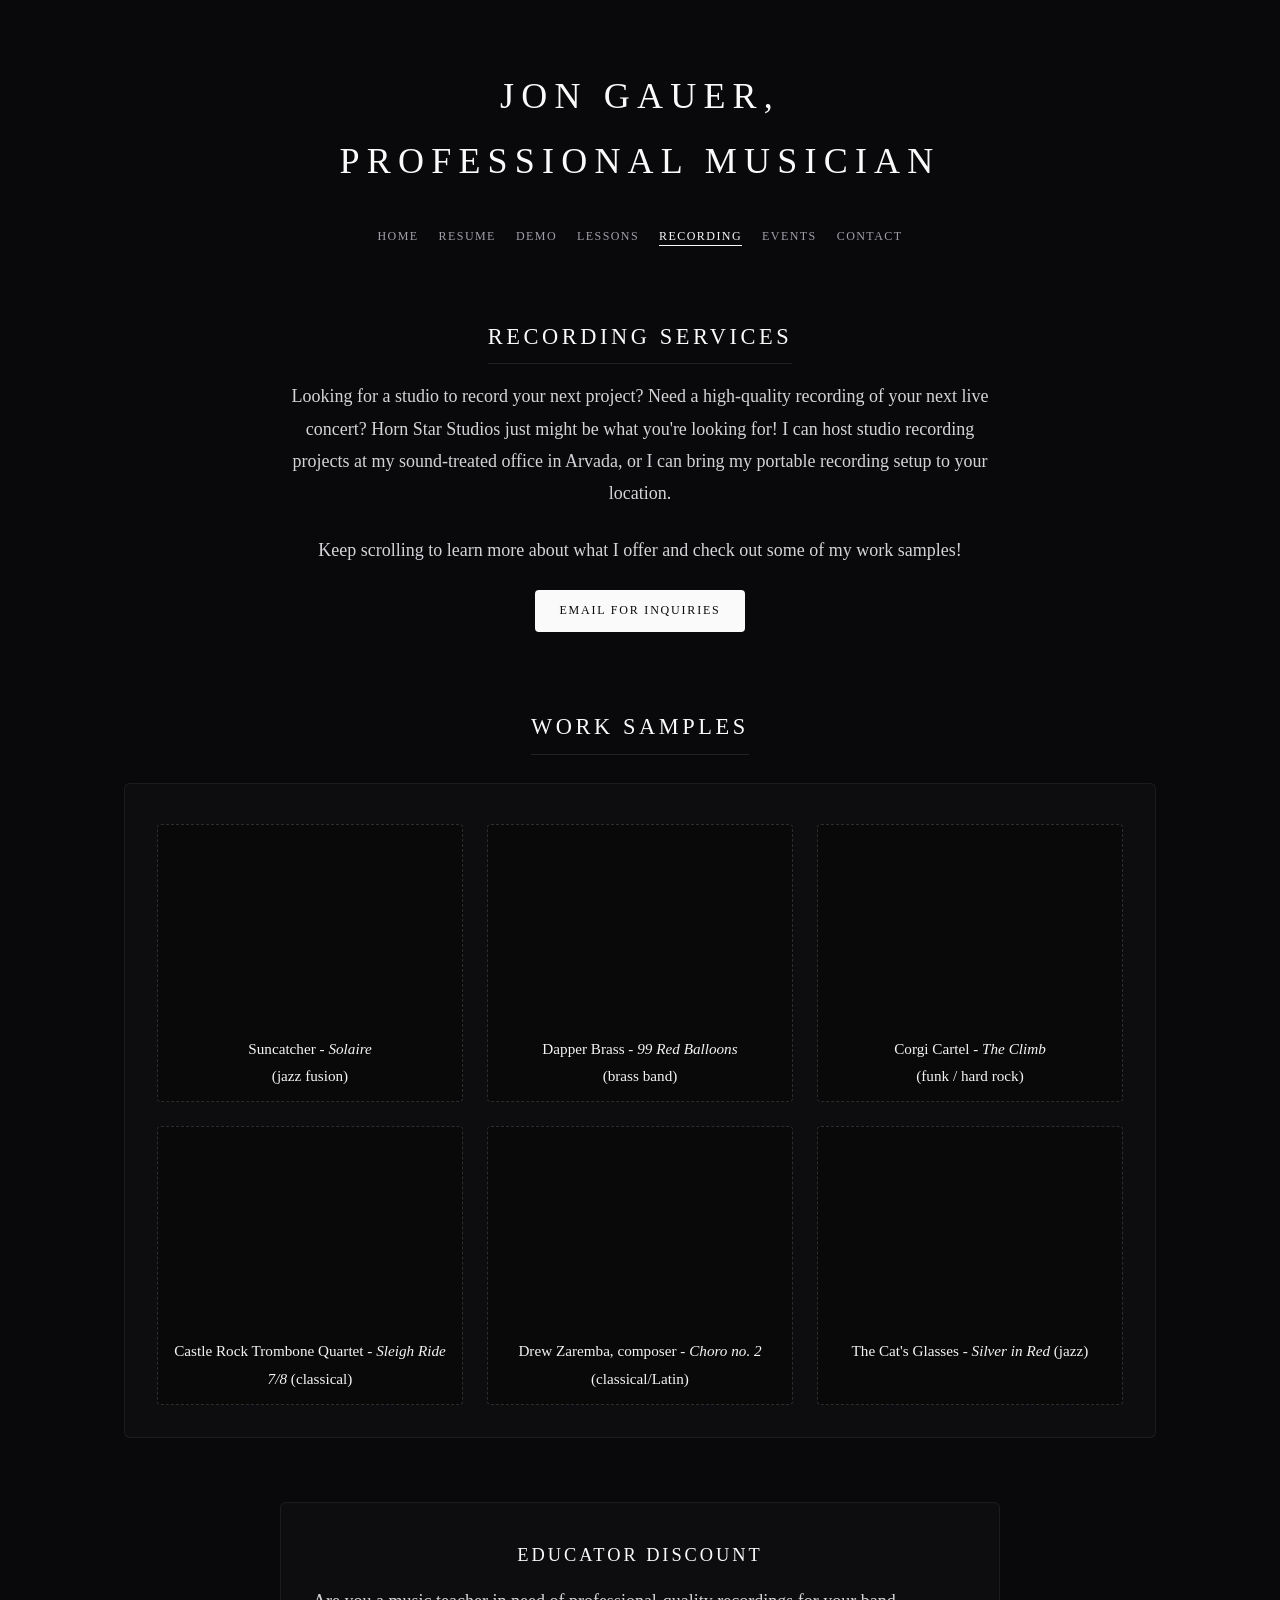
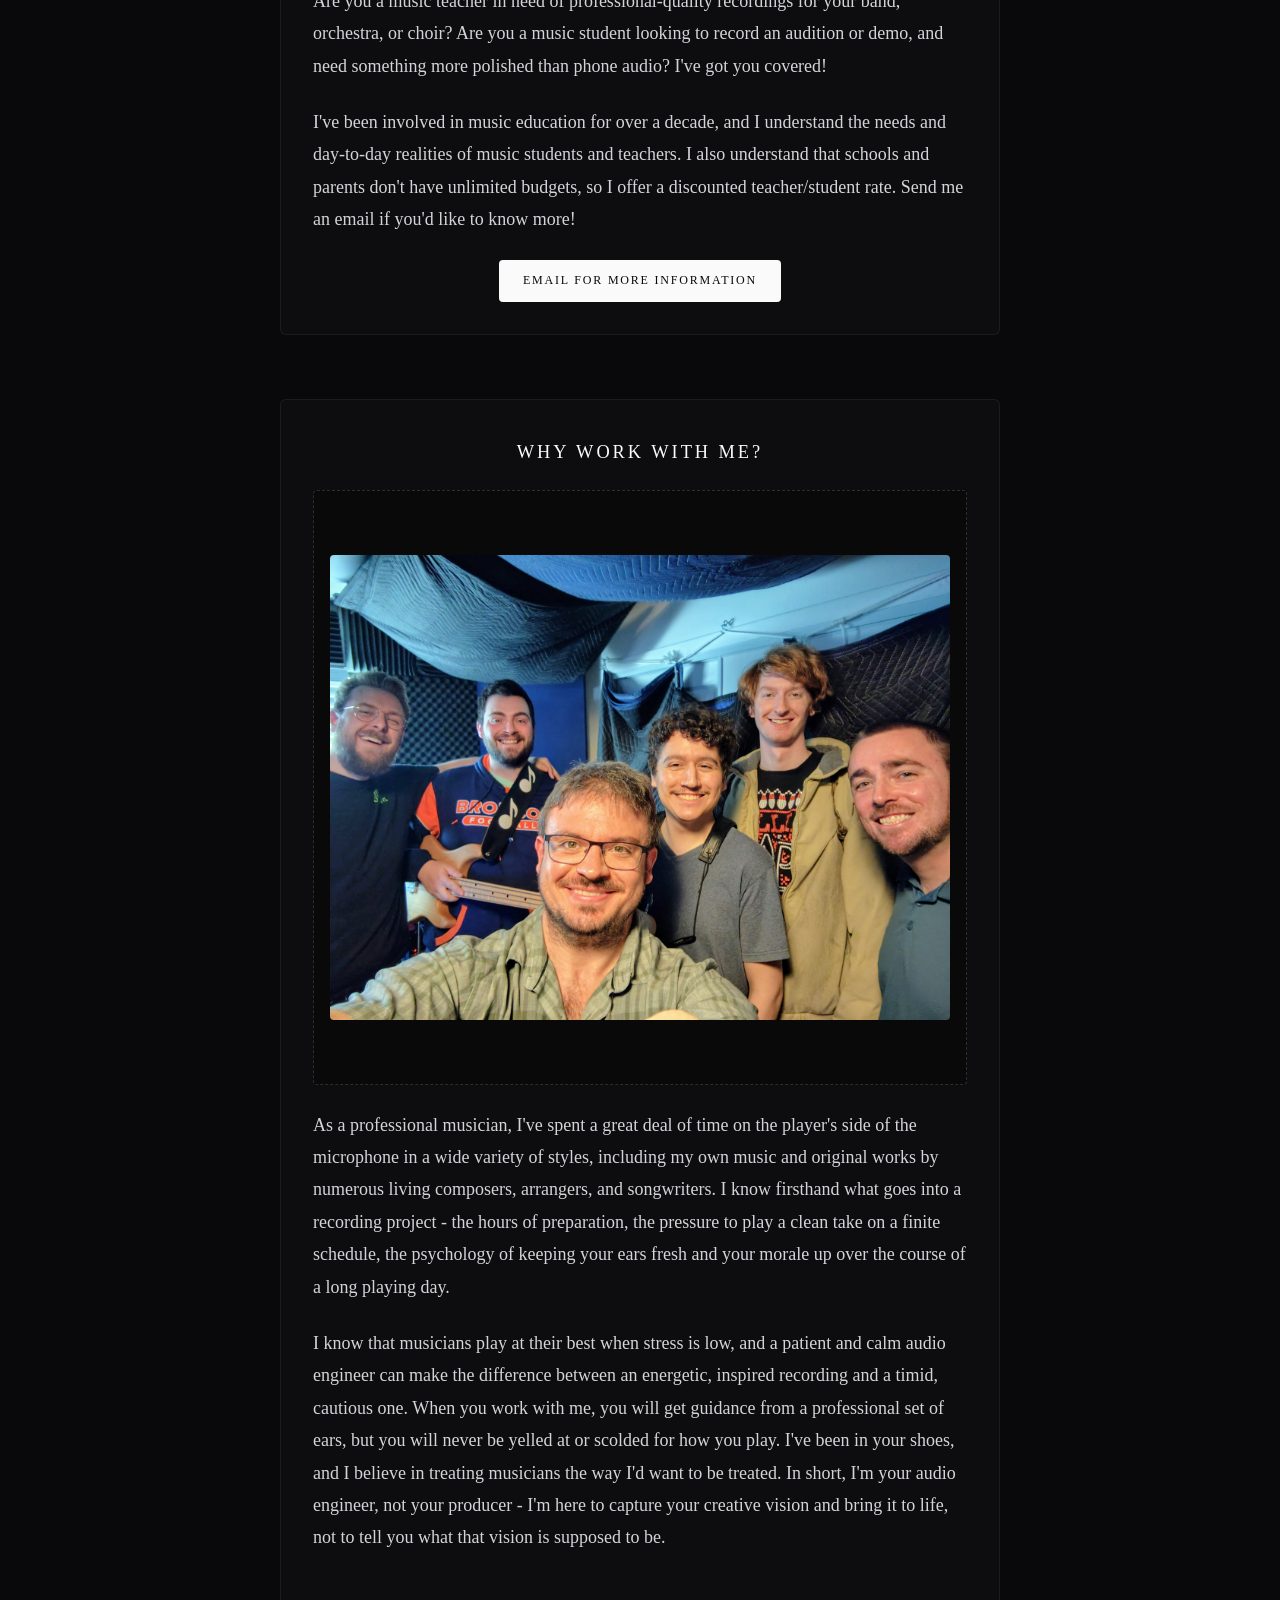
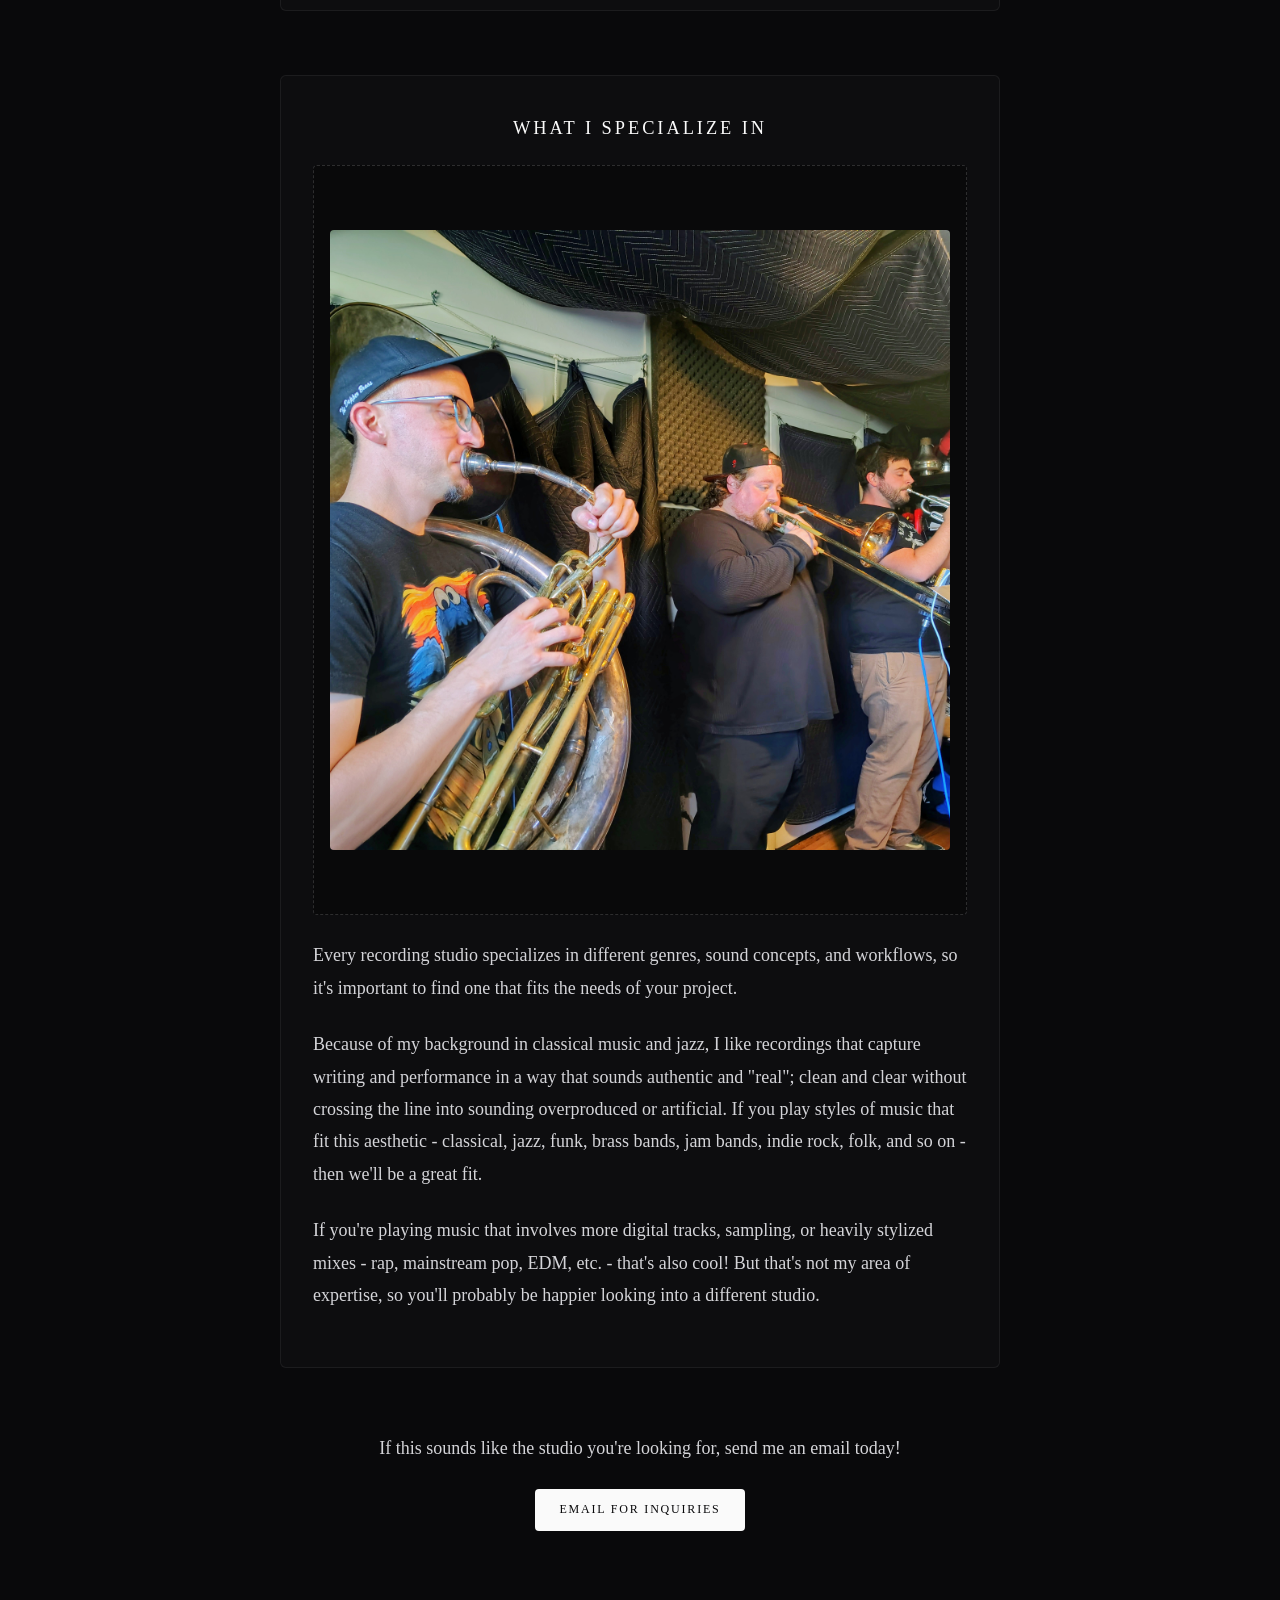
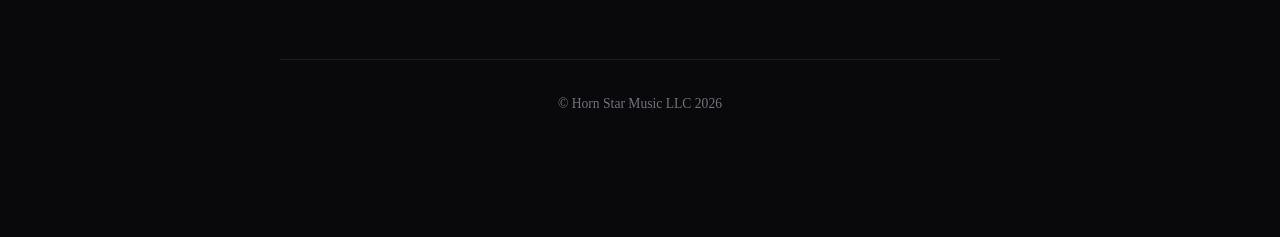
<file: recording.html>
<!DOCTYPE html>
<html lang="en">

<head>
    <meta charset="UTF-8">
    <meta name="viewport" content="width=device-width, initial-scale=1.0">
    <title>Recording | Jon Gauer — Denver Musician & Educator</title>
    <meta name="description"
        content="Recording services, session brass performance, arranging, and audio engineering by Jon Gauer (Horn Star Music LLC) in Metro Denver, Arvada, Littleton, and Conifer.">
    <link rel="stylesheet" href="style.css">
    <style>
        #work-samples {
            width: 100vw;
            position: relative;
            left: 50%;
            right: 50%;
            margin-left: -50vw;
            margin-right: -50vw;
            max-width: none;
        }

        #work-samples .work-samples-inner {
            max-width: 1080px;
            margin: 0 auto;
            padding: 0 1.5rem;
        }

        .work-samples-grid {
            display: flex;
            flex-wrap: wrap;
            justify-content: center;
            gap: 1.5rem;
            margin-top: 0.5rem;
        }

        .work-samples-grid .media-container {
            flex: 0 1 calc(33.333% - 1rem);
            min-width: 260px;
            padding: 0.75rem;
            margin: 0;
        }
    </style>
</head>

<body>

    <header>
        <nav>
            <h1>Jon Gauer, <br>Professional Musician</h1>
            <ul>
                <li><a href="index.html">Home</a></li>
                <li><a href="resume.html">Resume</a></li>
                <li><a href="demo.html">Demo</a></li>
                <li><a href="lessons.html">Lessons</a></li>
                <li><a href="recording.html" class="active">Recording</a></li>
                <li><a href="events.html">Events</a></li>
                <li><a href="contact.html">Contact</a></li>
            </ul>
        </nav>
    </header>

    <main>
        <section id="recording-intro">
            <h2>Recording Services</h2>
            <p>Looking for a studio to record your next project? Need a high-quality recording of your next live
                concert? Horn Star Studios just might be what you're looking for! I can host studio recording projects
                at my sound-treated office in Arvada, or I can bring my portable recording setup to your location.
            </p>
            <p>Keep scrolling to learn more about what I offer and check out some of my work samples!
            </p>
            <a href="contact.html" class="button" style="margin-top: 0;">Email for Inquiries</a>

        </section>

        <!-- Work samples -->
        <section id="work-samples">
            <div class="work-samples-inner">
                <h2>Work samples</h2>
                <div class="service-card">
                    <div class="work-samples-grid">
                        <div class="media-container">
<iframe width="560" height="315" src="https://www.youtube.com/embed/BhD0rqCiFic?si=edDuKD34y2ziv4OY" title="YouTube video player" frameborder="0" allow="accelerometer; autoplay; clipboard-write; encrypted-media; gyroscope; picture-in-picture; web-share" referrerpolicy="strict-origin-when-cross-origin" allowfullscreen></iframe>
                            <p style="margin: 0.75rem 0 0 0; font-size: 0.95rem; text-align: center; color: #f4f4f5;">
                                Suncatcher - <em>Solaire</em><br>(jazz fusion)</p>
                        </div>
                        <div class="media-container">
             <iframe width="560" height="315" src="https://www.youtube.com/embed/jg4Up51zOpg?si=H_N5RSzLZyPpX52i" title="YouTube video player" frameborder="0" allow="accelerometer; autoplay; clipboard-write; encrypted-media; gyroscope; picture-in-picture; web-share" referrerpolicy="strict-origin-when-cross-origin" allowfullscreen></iframe>
                            <p style="margin: 0.75rem 0 0 0; font-size: 0.95rem; text-align: center; color: #f4f4f5;">
                                Dapper Brass - <em>99 Red Balloons</em><br>(brass band)</p>
                        </div>
                        <div class="media-container">
<iframe width="560" height="315" src="https://www.youtube.com/embed/PhESwtf-Wd0?si=WajP9BoNEwR389bg" title="YouTube video player" frameborder="0" allow="accelerometer; autoplay; clipboard-write; encrypted-media; gyroscope; picture-in-picture; web-share" referrerpolicy="strict-origin-when-cross-origin" allowfullscreen></iframe>
                            <p style="margin: 0.75rem 0 0 0; font-size: 0.95rem; text-align: center; color: #f4f4f5;">
                                Corgi Cartel - <em>The Climb</em><br>(funk / hard rock)</p>
                        </div>
                        <div class="media-container">
<iframe width="560" height="315" src="https://www.youtube.com/embed/TDWMsdjRbyc?si=sQW1wmZXuKKvWcOf" title="YouTube video player" frameborder="0" allow="accelerometer; autoplay; clipboard-write; encrypted-media; gyroscope; picture-in-picture; web-share" referrerpolicy="strict-origin-when-cross-origin" allowfullscreen></iframe>

                            <p style="margin: 0.75rem 0 0 0; font-size: 0.95rem; text-align: center; color: #f4f4f5;">
                                Castle Rock Trombone Quartet - <em>Sleigh Ride 7/8</em> (classical)</p>
                        </div>
                        <div class="media-container">
<iframe width="560" height="315" src="https://www.youtube.com/embed/PYHhLHiajlA?si=3y1cE55EWzZRSYoi" title="YouTube video player" frameborder="0" allow="accelerometer; autoplay; clipboard-write; encrypted-media; gyroscope; picture-in-picture; web-share" referrerpolicy="strict-origin-when-cross-origin" allowfullscreen></iframe>                            <p style="margin: 0.75rem 0 0 0; font-size: 0.95rem; text-align: center; color: #f4f4f5;">
                                Drew Zaremba, composer - <em>Choro no. 2</em><br>(classical/Latin)</p>
                        </div>
                        <div class="media-container">
<iframe width="560" height="315" src="https://www.youtube.com/embed/TDWMsdjRbyc?si=sQW1wmZXuKKvWcOf" title="YouTube video player" frameborder="0" allow="accelerometer; autoplay; clipboard-write; encrypted-media; gyroscope; picture-in-picture; web-share" referrerpolicy="strict-origin-when-cross-origin" allowfullscreen></iframe>

                            <p style="margin: 0.75rem 0 0 0; font-size: 0.95rem; text-align: center; color: #f4f4f5;">
                                The Cat's Glasses - <em>Silver in Red</em> (jazz)</p>
                        </div>
                    </div>
                </div>
            </div>
        </section>

        <!-- Educator Discount -->
        <section id="educator-discount">
            <div class="service-card">
                <h3>Educator Discount</h3>
                <p>Are you a music teacher in need of professional-quality recordings for your band, orchestra, or
                    choir? Are you a music student looking to record an audition or demo, and need something more
                    polished than phone audio? I've got you covered!</p>
                <p>
                    I've been involved in music education for over a decade, and I understand the needs and day-to-day
                    realities of music students and teachers. I also understand that schools and parents don't have
                    unlimited budgets, so I offer a discounted teacher/student rate. Send me an email if you'd like to
                    know more!
                </p>
                <a href="contact.html" class="button" style="margin-top: 0;">Email for More Information</a>
            </div>
        </section>

        <!-- Why work with me? -->
        <section id="why-work-with-me">
            <div class="service-card">
                <h3>Why work with me?</h3>
                      <div class="media-container">
                    <img src="images/suncatcher.jpg" alt="Studio photo of Suncatcher with Jon Gauer">
                </div>
                <p>As a professional musician, I've spent a great deal of time on the player's side of the microphone in
                    a wide variety of styles, including my own music and original works by numerous living composers,
                    arrangers, and songwriters. I know firsthand what goes into a recording project - the hours of
                    preparation, the pressure to play a clean take on a finite schedule, the psychology of keeping your
                    ears fresh and your morale up over the course of a long playing day.
                </p>
                <p>I know that musicians play at their best when stress is low, and a patient and calm audio engineer
                    can make the difference between an energetic, inspired recording and a timid, cautious one. When you
                    work with me, you will get guidance from a professional set of ears, but you will never be yelled at
                    or scolded for how you play. I've been in your shoes, and I believe in treating musicians the way
                    I'd want to be treated. In short, I'm your audio engineer, not your producer - I'm here to capture
                    your creative vision and bring it to life, not to tell you what that vision is supposed to be.</p>
            </div>
        </section>

        <!-- What I specialize in. -->
        <section id="specialties">
            <div class="service-card">
                <h3>What I specialize in</h3>
                      <div class="media-container">
                    <img src="images/dapperbrass.jpg" alt="Studio photo of Dapper Brass">
                </div>
                <p>Every recording studio specializes in different genres, sound concepts, and workflows, so it's
                    important to find one that fits the needs of your project.
                </p>
                <p>Because of my background in classical music and jazz, I like recordings that capture writing and
                    performance in a way that sounds authentic and "real"; clean and clear without crossing the line
                    into sounding overproduced or artificial. If you play styles of music that fit this aesthetic -
                    classical, jazz, funk, brass bands, jam bands, indie rock, folk, and so on - then we'll be a great
                    fit.</p>
                <p>If you're playing music that involves more digital tracks, sampling, or heavily stylized mixes - rap,
                    mainstream pop, EDM, etc. - that's also cool! But that's not my area of expertise, so you'll
                    probably be happier looking into a different studio.</p>
            </div>
        </section>

        <section id="recording-footer">
            <p>If this sounds like the studio you're looking for, send me an email today!

            </p>
            <a href="contact.html" class="button" style="margin-top: 0;">Email for Inquiries</a>

        </section>

    </main>

    <footer>
        <p>&copy; Horn Star Music LLC 2026</p>
    </footer>

</body>

</html>
</file>
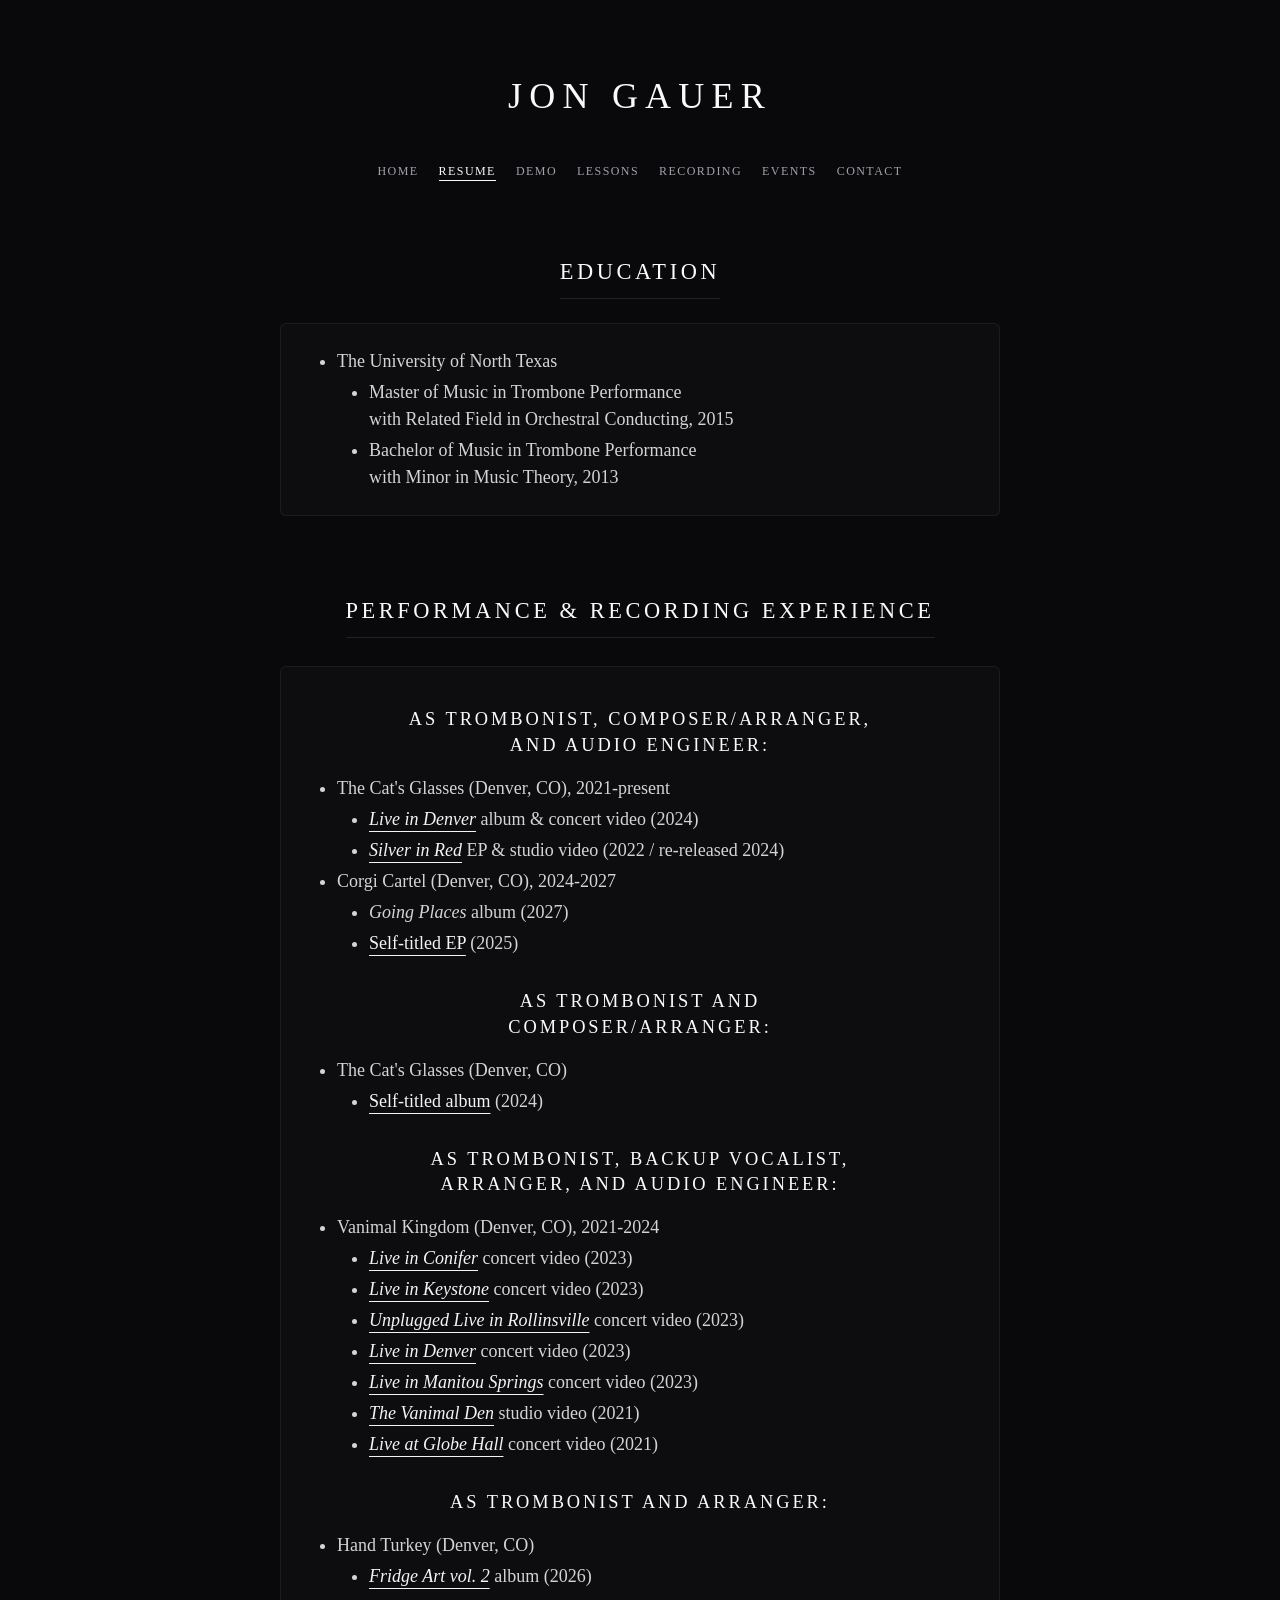
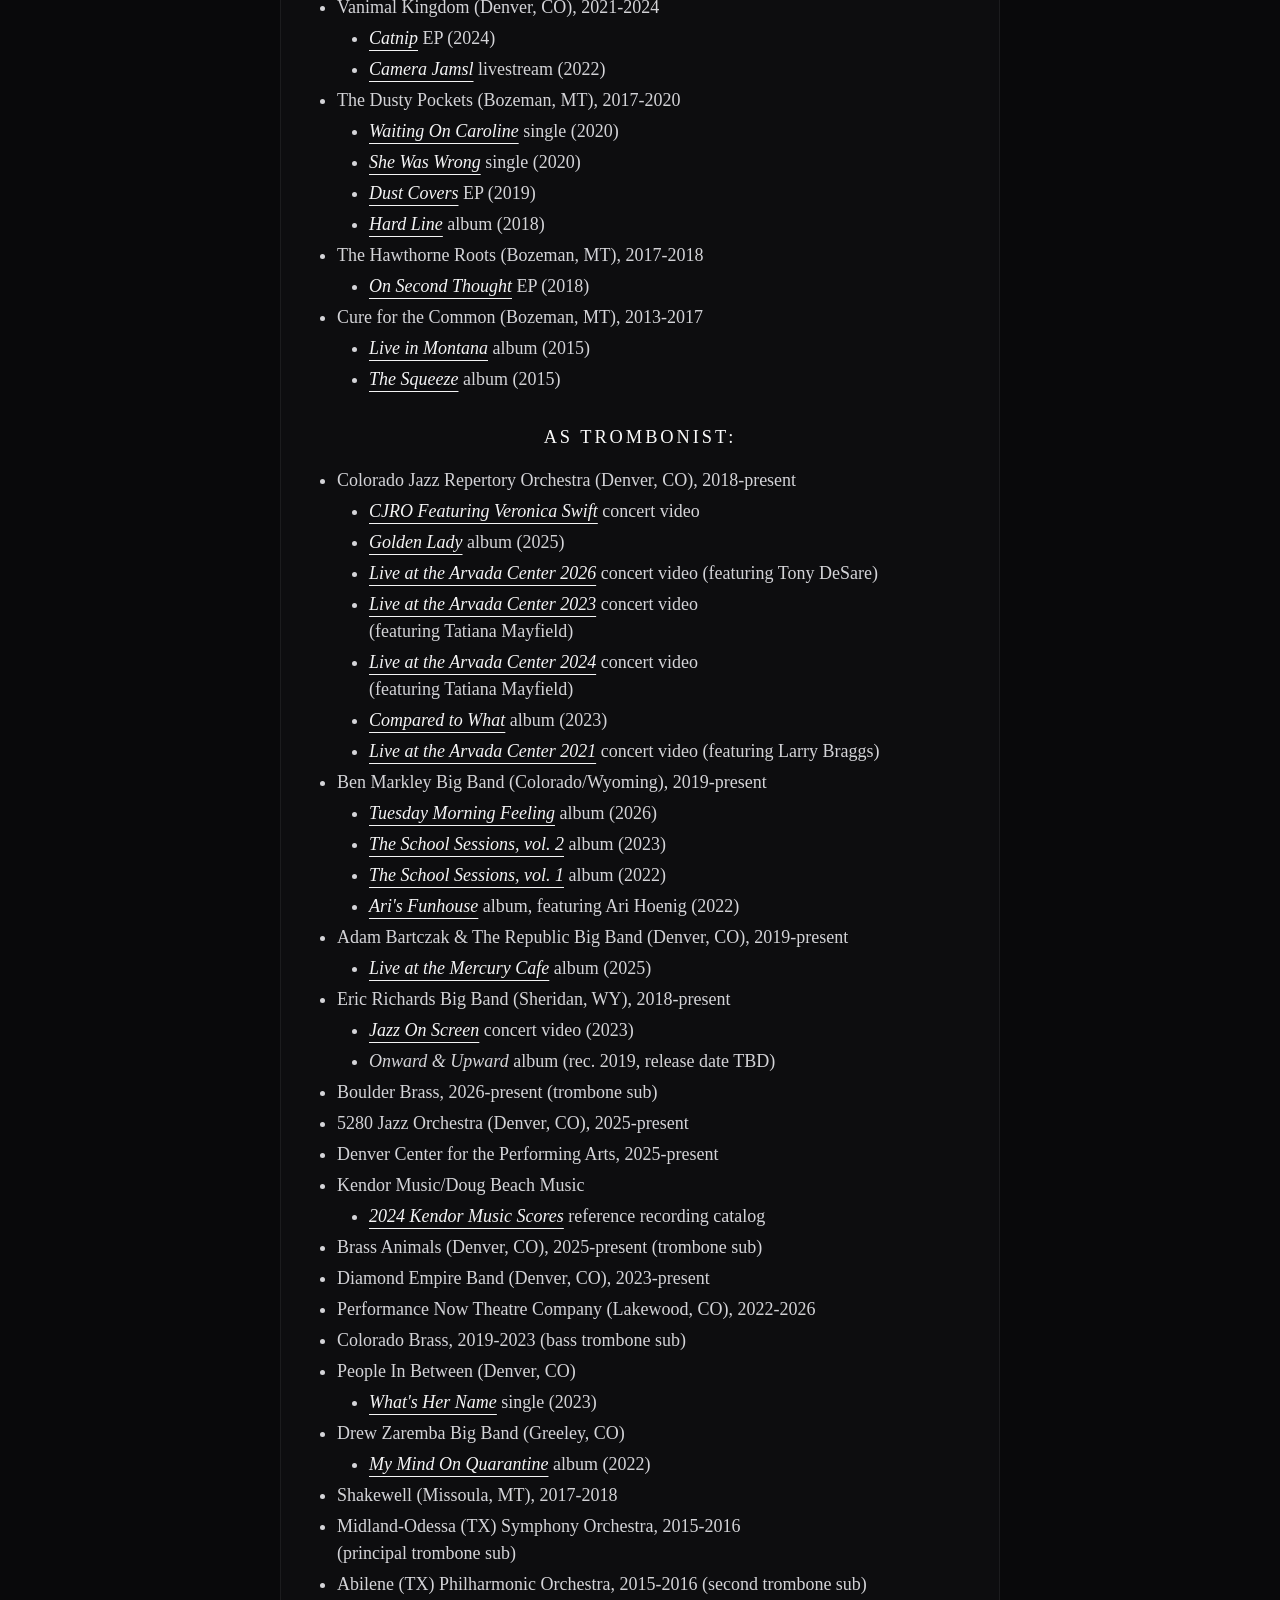
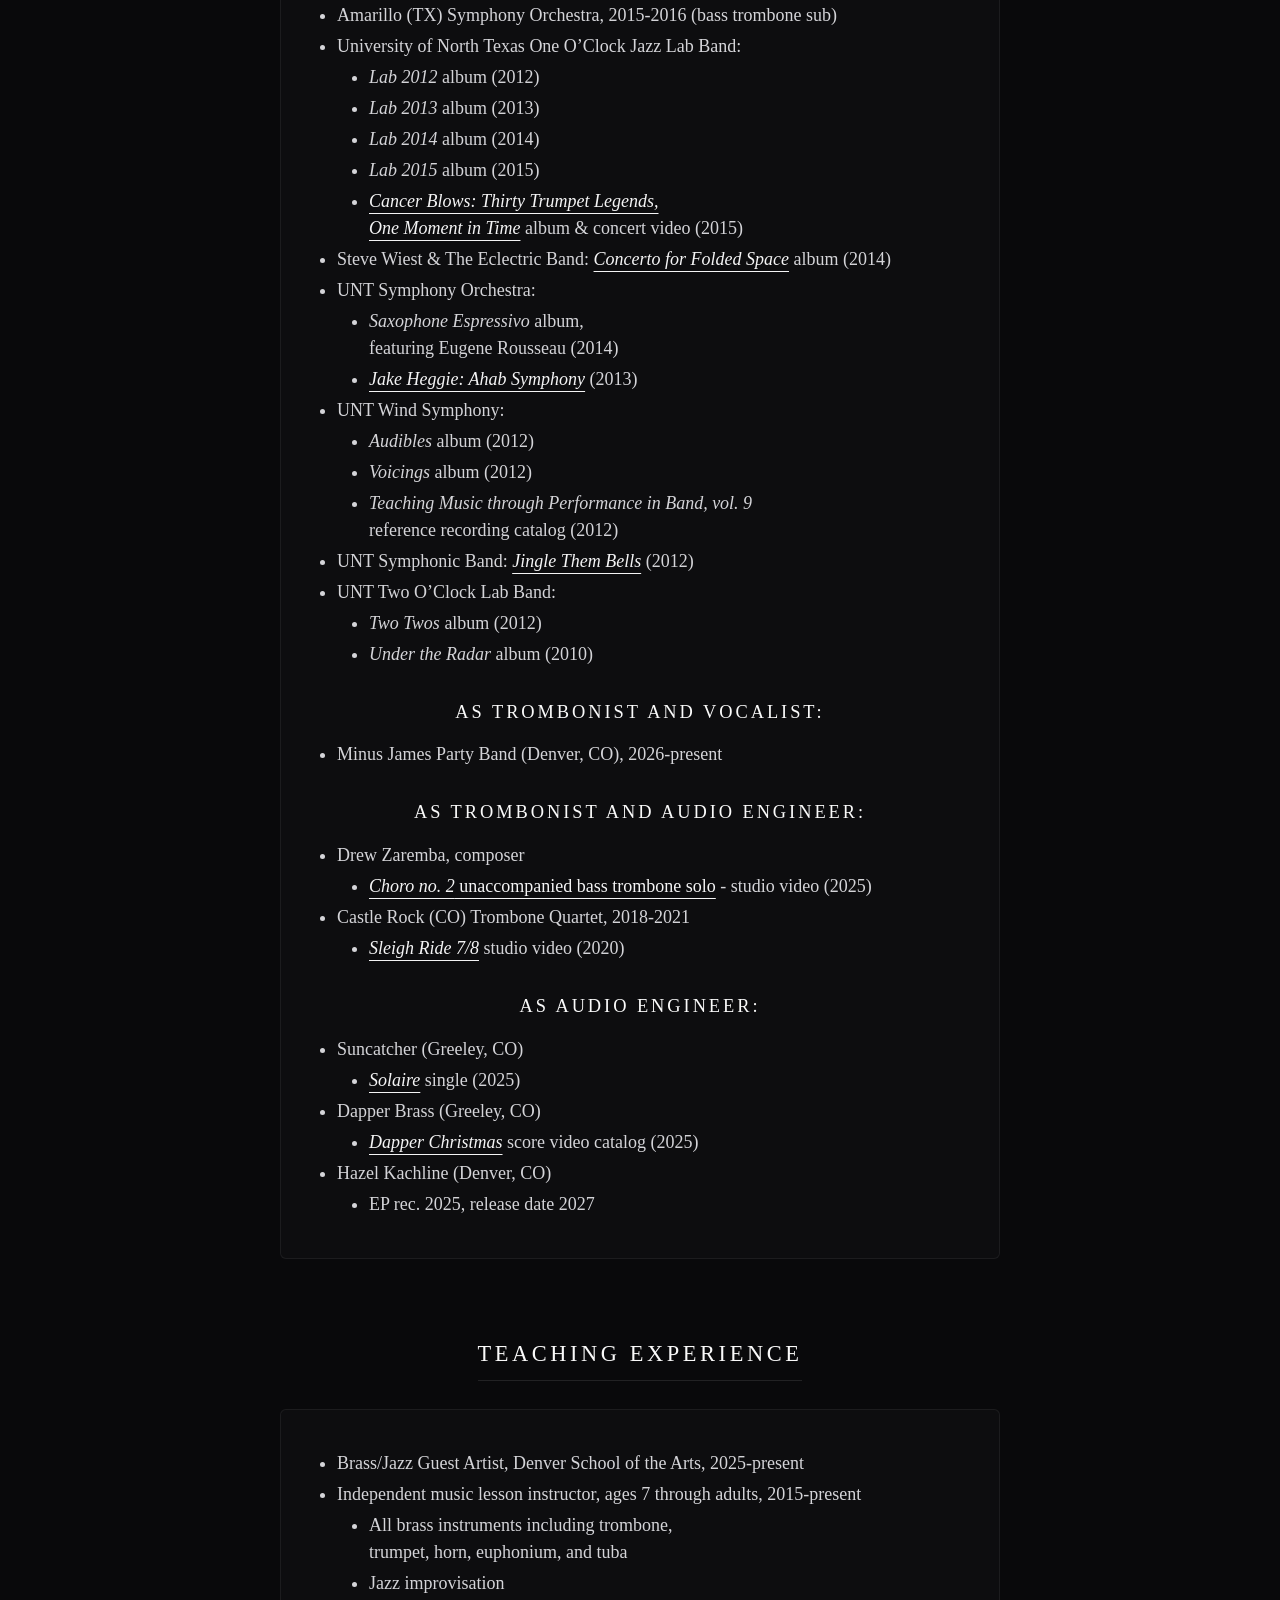
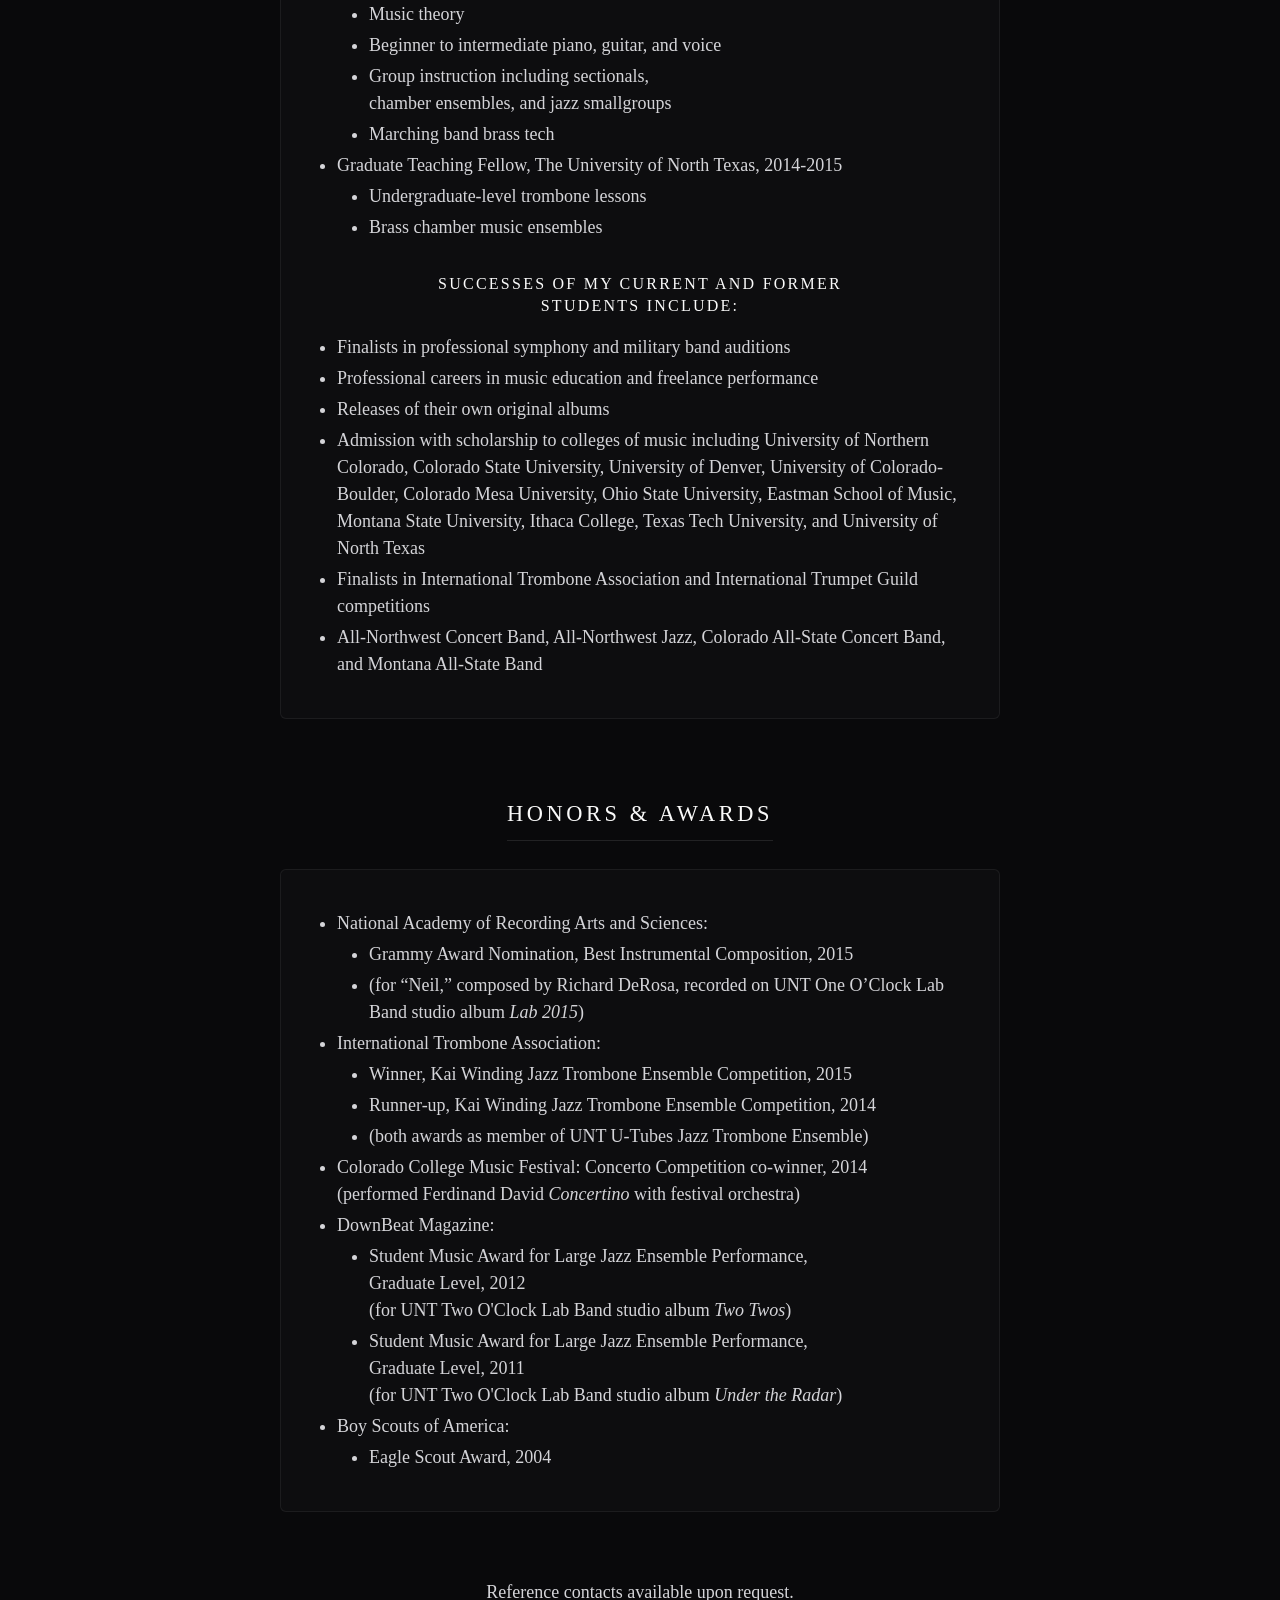
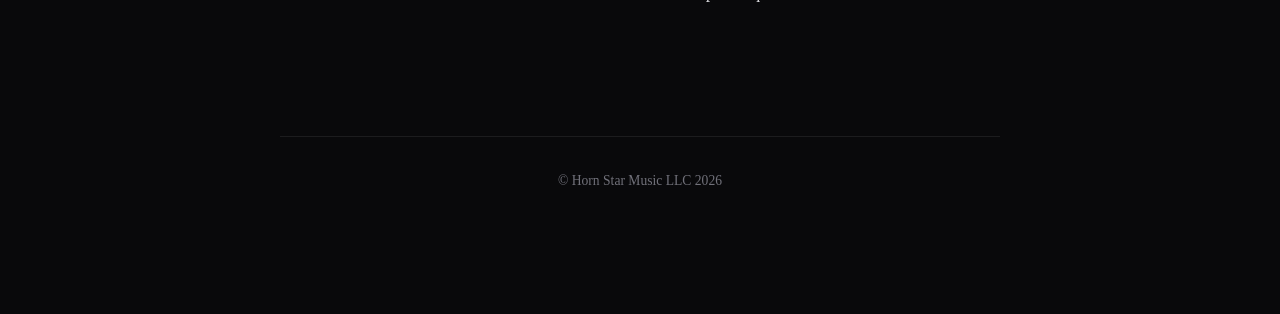
<file: resume.html>
<!DOCTYPE html>
<html lang="en">

<head>
    <meta charset="UTF-8">
    <meta name="viewport" content="width=device-width, initial-scale=1.0">
    <title>Resume | Jon Gauer — Denver Musician & Educator</title>
    <meta name="description"
        content="Professional performance, discography, teaching experience, and honors for Jon Gauer.">
    <link rel="stylesheet" href="style.css">
</head>

<body>

    <header>
        <nav>
            <h1>Jon Gauer</h1>
            <ul>
                <li><a href="index.html">Home</a></li>
                <li><a href="resume.html" class="active">Resume</a></li>
                <li><a href="demo.html">Demo</a></li>
                <li><a href="lessons.html">Lessons</a></li>
                <li><a href="recording.html">Recording</a></li>
                <li><a href="events.html">Events</a></li>
                <li><a href="contact.html">Contact</a></li>
            </ul>
        </nav>
    </header>

    <main>

        <!-- Education -->
        <section id="education">
            <h2>Education</h2>
            <div class="service-card">
                <ul>
                    <li>The University of North Texas
                        <ul>
                            <li>Master of Music in Trombone Performance <br>with Related Field in Orchestral Conducting,
                                2015</li>
                            <li>Bachelor of Music in Trombone Performance <br>with Minor in Music Theory, 2013</li>
                        </ul>
                    </li>
                </ul>
            </div>
        </section>

        <!-- Performance & Recording Experience -->
        <section id="performance">
            <h2>Performance & Recording Experience</h2>
            <div class="service-card">
                <h3>AS TROMBONIST, COMPOSER/ARRANGER, <br>AND AUDIO ENGINEER:</h3>
                <ul>
                    <li>The Cat's Glasses (Denver, CO), 2021-present
                        <ul>
                            <li><a
                                    href="https://youtube.com/playlist?list=OLAK5uy_nTlaL2D1zw5J_PuDqEh7HoLL7rU8n0ftA&si=gTNZuY-dYuOsOg_v" target="_blank" rel="noopener noreferrer"><em>Live
                                        in Denver</em></a> album & concert video (2024)</li>
                            <li><a href="https://www.youtube.com/playlist?list=PLsA9X5ho30L-0O00MIBnPyzmaRqtYcQpo" target="_blank" rel="noopener noreferrer"><em>Silver
                                        in Red</em></a> EP & studio video (2022 / re-released 2024)</li>
                        </ul>
                    </li>
                    <li>Corgi Cartel (Denver, CO), 2024-2027
                        <ul>
                            <li><em>Going Places</em> album (2027)</li>
                            <li><a
                                    href="https://youtube.com/playlist?list=PLQnsheqC4mREncXRrG9sgt9IHcIm59sHp&si=EOVByWun9-AWx2Oy" target="_blank" rel="noopener noreferrer">Self-titled
                                    EP</a> (2025)</li>
                        </ul>
                    </li>
                </ul>

                <h3>AS TROMBONIST AND COMPOSER/ARRANGER:</h3>
                <ul>
                    <li>The Cat's Glasses (Denver, CO)
                        <ul>
                            <li><a
                                    href="https://youtube.com/playlist?list=OLAK5uy_nltDOYFsiCeY9mG7RcnxhGB6K9-TbB_RQ&si=HT0NhXlHJoOzR6y2" target="_blank" rel="noopener noreferrer">Self-titled
                                    album</a> (2024)</li>
                        </ul>
                    </li>
                </ul>

                <h3>AS TROMBONIST, BACKUP VOCALIST, <br>ARRANGER, AND AUDIO ENGINEER:</h3>
                <ul>
                    <li>Vanimal Kingdom (Denver, CO), 2021-2024
                        <ul>
                            <li><a href="https://youtu.be/Km7fsUJ146Y?si=CO_muCLwmKhFuTA1" target="_blank" rel="noopener noreferrer"><em>Live in Conifer</em></a>
                                concert video (2023)</li>
                            <li><a href="https://youtu.be/zKW05fZx3X8?si=poHAdNCIm9LwDwuV" target="_blank" rel="noopener noreferrer"><em>Live in Keystone</em></a>
                                concert video (2023)</li>
                            <li><a href="https://youtu.be/s6tTzl6o4a8?si=OlMEKqZXQJ3ZvylK" target="_blank" rel="noopener noreferrer"><em>Unplugged Live in
                                        Rollinsville</em></a> concert video (2023)</li>
                            <li><a href="https://youtu.be/lmV7nx9hm9g?si=vvtNGBTadp9UIjPM" target="_blank" rel="noopener noreferrer"><em>Live in Denver</em></a>
                                concert video (2023)</li>
                            <li><a href="https://youtu.be/2X0zsNbF73c?si=xw9dbsuTLsevfRB_" target="_blank" rel="noopener noreferrer"><em>Live in Manitou
                                        Springs</em></a> concert video (2023)</li>
                            <li><a
                                    href="https://youtube.com/playlist?list=PL_lXxosU4NOOet4jRTAuO3L7nHlT2sQlu&si=sfNbF0kAdKuKD0Yw" target="_blank" rel="noopener noreferrer"><em>The
                                        Vanimal Den</em></a> studio video (2021)</li>
                            <li><a
                                    href="https://youtube.com/playlist?list=PL_lXxosU4NOP3r29gYDty24nlK--wWK9N&si=WFzzWpwbAOEZ6DvV" target="_blank" rel="noopener noreferrer"><em>Live
                                        at Globe Hall</em></a> concert video (2021)</li>
                        </ul>
                    </li>
                </ul>

                <h3>AS TROMBONIST AND ARRANGER:</h3>
                <ul>
                    <li>Hand Turkey (Denver, CO)
                        <ul>
                            <li><a
                                    href="https://youtube.com/playlist?list=OLAK5uy_lO-wnUgovBsFMicNjD1tCbLnFsZOoiTlg&si=G6Z8scgGuf968oqe" target="_blank" rel="noopener noreferrer"><em>Fridge
                                        Art vol. 2</em></a> album (2026)</li>
                        </ul>
                    </li>
                    <li>Vanimal Kingdom (Denver, CO), 2021-2024
                        <ul>
                            <li><a
                                    href="https://youtube.com/playlist?list=OLAK5uy_nNpNQX97kjEopriJUpxhoxjZqZVKALNJ4&si=5r1FmA5gLO7drI-O" target="_blank" rel="noopener noreferrer"><em>Catnip</em></a>
                                EP (2024)</li>
                            <li><a
                                    href="https://youtube.com/playlist?list=PL_lXxosU4NOOsT2pqeBPPXYkdh6R0DeHI&si=ZuQK0oJNU4WYIl0z" target="_blank" rel="noopener noreferrer"><em>Camera
                                        Jamsl</em></a> livestream (2022)</li>

                        </ul>
                    </li>
                    <li>The Dusty Pockets (Bozeman, MT), 2017-2020
                        <ul>
                            <li><a href="https://youtu.be/4W7axpt0FdM?si=txiHD2xu0n2lpZ-Y" target="_blank" rel="noopener noreferrer"><em>Waiting On
                                        Caroline</em></a> single (2020)</li>
                            <li><a href="https://youtu.be/pC7ioMjq5KQ?si=gJertuiahERKsiMN" target="_blank" rel="noopener noreferrer"><em>She Was Wrong</em></a>
                                single (2020)</li>
                            <li><a
                                    href="https://youtube.com/playlist?list=OLAK5uy_npE2bumgfPgAj_aWrWjfTyap53MBrJSDY&si=CQGWaJsLGmcumReQ" target="_blank" rel="noopener noreferrer"><em>Dust
                                        Covers</em></a> EP (2019)</li>
                            <li><a
                                    href="https://youtube.com/playlist?list=OLAK5uy_mPr5aCs6niTuei85V2mshIuHliK6NeHf4&si=IZ-TnF0GwVjkEimM" target="_blank" rel="noopener noreferrer"><em>Hard
                                        Line</em></a> album (2018)</li>
                        </ul>
                    </li>
                    <li>The Hawthorne Roots (Bozeman, MT), 2017-2018
                        <ul>
                            <li><a
                                    href="https://youtube.com/playlist?list=OLAK5uy_n-5q5QIN5irBUhUjrR_arDN6vlRbcnx8c&si=MavddoOqKnfaSLFi" target="_blank" rel="noopener noreferrer"><em>On
                                        Second Thought</em></a> EP (2018)</li>
                        </ul>
                    </li>
                    <li>Cure for the Common (Bozeman, MT), 2013-2017
                        <ul>
                            <li><a href="https://cureforthecommon.bandcamp.com/album/live-in-montana-nye-2014" target="_blank" rel="noopener noreferrer"><em>Live
                                        in Montana</em></a> album (2015)</li>
                            <li><a
                                    href="https://youtube.com/playlist?list=OLAK5uy_lfLEJ18Lf09djzhh3ZkfScjPSUILV6nOM&si=Y-gZFUPbozx0yJEg" target="_blank" rel="noopener noreferrer"><em>The
                                        Squeeze</em></a> album (2015)</li>
                        </ul>
                    </li>
                </ul>

                <h3>AS TROMBONIST:</h3>
                <ul>
                    <li>Colorado Jazz Repertory Orchestra (Denver, CO), 2018-present
                        <ul>
                            <li><a href="https://youtu.be/8nv0dCugyuo?si=LJsNMd2be5h7eUXb" target="_blank" rel="noopener noreferrer"><em>CJRO Featuring Veronica
                                        Swift</em></a> concert video</li>
                            <li><a
                                    href="https://youtube.com/playlist?list=OLAK5uy_npc83YCANSO0c-NQ_6eZqWxxZps7who18&si=24EZvMfqLmKLZV2T" target="_blank" rel="noopener noreferrer"><em>Golden
                                        Lady</em></a> album (2025)</li>
                            <li><a href="https://youtu.be/zF1AMv8TUWM?si=1RVnfiirDQbXDbZ7" target="_blank" rel="noopener noreferrer"><em>Live at the Arvada Center
                                        2026</em></a> concert video (featuring Tony DeSare)</li>
                            <li><a href="https://youtu.be/iMQ96mbapKM?si=3osN119pq59kO3t2" target="_blank" rel="noopener noreferrer"><em>Live at the Arvada Center
                                        2023</em></a> concert video <br>(featuring Tatiana Mayfield)
                            </li>
                            <li><a href="https://youtu.be/zJ-OjSMwuo0?si=JfpBcJMz8P5K4FdB" target="_blank" rel="noopener noreferrer"><em>Live at the Arvada Center
                                        2024</em></a> concert video <br>(featuring Tatiana Mayfield)</li>
                            <li><a
                                    href="https://youtube.com/playlist?list=OLAK5uy_lgJPso6ZRtfPHhOmfRH91qo6W1RVVonGA&si=qTgxtIVpNnbZhkrT" target="_blank" rel="noopener noreferrer"><em>Compared
                                        to What</em></a> album (2023)</li>

                            <li><a href="https://youtu.be/YFBPMUSJ528?si=N-YTxdlME_ce2c7Y" target="_blank" rel="noopener noreferrer"><em>Live at the Arvada Center
                                        2021</em></a> concert video (featuring Larry Braggs)</li>
                        </ul>
                    </li>
                    <li>Ben Markley Big Band (Colorado/Wyoming), 2019-present
                        <ul>
                            <li><a
                                    href="https://youtube.com/playlist?list=OLAK5uy_nT9f-MddHyNYvUBiARmw3atmgs555x81o&si=DKin8nhaKBCnKQ80" target="_blank" rel="noopener noreferrer"><em>Tuesday
                                        Morning Feeling</em></a> album (2026)</li>
                            <li><a
                                    href="https://youtube.com/playlist?list=OLAK5uy_lXCqRgntSSOhvVJx_l3fDOl4jEUkh-QtE&si=dfDjC9IMyIP4iKbj" target="_blank" rel="noopener noreferrer"><em>The
                                        School Sessions, vol. 2</em></a> album (2023)</li>
                            <li><a
                                    href="https://youtube.com/playlist?list=OLAK5uy_mmsgfpkPjVCtr9lol59QSNqZPE4kr78KE&si=WtAKUBsmYK0JHzjd" target="_blank" rel="noopener noreferrer"><em>The
                                        School Sessions, vol. 1</em></a> album (2022)</li>
                            <li><a
                                    href="https://youtube.com/playlist?list=OLAK5uy_kqqTKTh6mhZUkLj8XAbkQ5yDNVohnuZqU&si=n1jhjoCsVRN0v1Fn" target="_blank" rel="noopener noreferrer"><em>Ari's
                                        Funhouse</em></a> album, featuring Ari Hoenig (2022)</li>
                        </ul>
                    </li>
                    <li>Adam Bartczak & The Republic Big Band (Denver, CO), 2019-present
                        <ul>
                            <li><a
                                    href="https://youtube.com/playlist?list=OLAK5uy_mpYhzJ9EYXJfKbzZR2S9aQC5YviJf6IQs&si=UXYz2LM3H2n9fawq" target="_blank" rel="noopener noreferrer"><em>Live
                                        at the Mercury Cafe</em></a> album (2025)</li>
                        </ul>
                    </li>
                    <li>Eric Richards Big Band (Sheridan, WY), 2018-present
                        <ul>
                            <li><a href="https://youtu.be/M1wdyOcNW-c?si=8t9T_ldQnRnKANuB" target="_blank" rel="noopener noreferrer"><em>Jazz On Screen</em></a>
                                concert video (2023)</li>
                            <li><em>Onward & Upward</em> album (rec. 2019, release date TBD)</li>
                        </ul>
                    </li>
                    <li>Boulder Brass, 2026-present (trombone sub)</li>
                    <li>5280 Jazz Orchestra (Denver, CO), 2025-present</li>
                    <li>Denver Center for the Performing Arts, 2025-present</li>
                    <li>Kendor Music/Doug Beach Music
                        <ul>
                            <li><a
                                    href="https://youtube.com/playlist?list=PLHBDtnNEUeCcu42aylU3RRnV87uUVgotN&si=Obvsimh4ZQeOvz_D" target="_blank" rel="noopener noreferrer"><em>2024
                                        Kendor Music Scores</em></a> reference recording catalog</li>
                        </ul>
                    </li>
                    <li>Brass Animals (Denver, CO), 2025-present (trombone sub)</li>
                    <li>Diamond Empire Band (Denver, CO), 2023-present</li>
                    <li>Performance Now Theatre Company (Lakewood, CO), 2022-2026</li>
                    <li>Colorado Brass, 2019-2023 (bass trombone sub)</li>
                    <li>People In Between (Denver, CO)
                        <ul>
                            <li><a href="https://youtu.be/5cRh3-QTSSg?si=uEQpG-T25tHoEaXo" target="_blank" rel="noopener noreferrer"><em>What's Her Name</em></a>
                                single (2023)</li>
                        </ul>
                    </li>
                    <li>Drew Zaremba Big Band (Greeley, CO)
                        <ul>
                            <li><a
                                    href="https://youtube.com/playlist?list=OLAK5uy_k8ABMpw0zlA5MCNyLna8NaOxBqF17ZI18&si=EDlwIATmBT0LjmFD" target="_blank" rel="noopener noreferrer"><em>My
                                        Mind On Quarantine</em></a> album (2022)</li>
                        </ul>
                    </li>
                    <li>Shakewell (Missoula, MT), 2017-2018</li>
                    <li>Midland-Odessa (TX) Symphony Orchestra, 2015-2016<br>(principal trombone sub)</li>
                    <li>Abilene (TX) Philharmonic Orchestra, 2015-2016 (second trombone sub)</li>
                    <li>Amarillo (TX) Symphony Orchestra, 2015-2016 (bass trombone sub)</li>
                    <li>University of North Texas One O’Clock Jazz Lab Band:
                        <ul>
                            <li><em>Lab 2012</em> album (2012)</li>
                            <li><em>Lab 2013</em> album (2013)</li>
                            <li><em>Lab 2014</em> album (2014)</li>
                            <li><em>Lab 2015</em> album (2015)</li>
                            <li><a href="https://youtu.be/63lXRKL41l4?si=QQmk1Mf2vwrA2gn7&t=2361" target="_blank" rel="noopener noreferrer"><em>Cancer Blows:
                                        Thirty Trumpet Legends,<br>One Moment in Time</em></a> album & concert video
                                (2015)</li>
                        </ul>
                    </li>
                    <li>Steve Wiest & The Eclectric Band: <a
                            href="https://youtube.com/playlist?list=PLv8yhsfJuFzt0xm-y5oUq6ZxFIRhZU2ac&si=0B0__3hKUhZ5OpYO" target="_blank" rel="noopener noreferrer"><em>Concerto
                                for Folded Space</em></a> album (2014)</li>
                    <li>UNT Symphony Orchestra:
                        <ul>
                            <li><em>Saxophone Espressivo</em> album, <br>featuring Eugene Rousseau (2014)</li>
                            <li><a
                                    href="https://youtube.com/playlist?list=OLAK5uy_n8Evwd3T2rS0csqrAfsC4pakQvsBwxNLs&si=ZjlO5n9bYx3GJsNr" target="_blank" rel="noopener noreferrer"><em>Jake
                                        Heggie: Ahab Symphony</em></a> (2013)</li>
                        </ul>
                    </li>
                    <li>UNT Wind Symphony:
                        <ul>
                            <li><em>Audibles</em> album (2012)</li>
                            <li><em>Voicings</em> album (2012)</li>
                            <li><em>Teaching Music through Performance in Band, vol. 9</em> <br>reference recording
                                catalog (2012)</li>
                        </ul>
                    </li>
                    <li>UNT Symphonic Band: <a
                            href="https://open.spotify.com/album/4MCWwe5RFc2PdWfaFk9QOK?si=TWrNgT8lTiGzzYtLdV5E4g" target="_blank" rel="noopener noreferrer"><em>Jingle
                                Them Bells</em></a> (2012)</li>
                    <li>UNT Two O’Clock Lab Band:
                        <ul>
                            <li><em>Two Twos</em> album (2012)</li>
                            <li><em>Under the Radar</em> album (2010)</li>
                        </ul>
                    </li>
                </ul>

                <h3>AS TROMBONIST AND VOCALIST:</h3>
                <ul>
                    <li>Minus James Party Band (Denver, CO), 2026-present</li>
                </ul>

                <h3>AS TROMBONIST AND AUDIO ENGINEER:</h3>
                <ul>
                    <li>Drew Zaremba, composer
                        <ul>
                            <li><a href="https://youtu.be/PYHhLHiajlA?si=0-azEvlwCacHMdsx" target="_blank" rel="noopener noreferrer"><em>Choro no. 2</em>
                                    unaccompanied bass trombone solo</a> - studio video (2025)</li>
                        </ul>
                    </li>
                    <li>Castle Rock (CO) Trombone Quartet, 2018-2021
                        <ul>
                            <li><a href="https://youtu.be/TDWMsdjRbyc?si=kv5hVYXdtZxcSuMd" target="_blank" rel="noopener noreferrer"><em>Sleigh Ride 7/8</em></a>
                                studio video (2020)</li>
                        </ul>
                    </li>

                </ul>

                <h3>AS AUDIO ENGINEER:</h3>
                <ul>
                    <li>Suncatcher (Greeley, CO)
                        <ul>
                            <li><a href="https://youtu.be/BhD0rqCiFic?si=3RLKJbzCocnXIF5a" target="_blank" rel="noopener noreferrer"><em>Solaire</em></a> single (2025)</li>
                        </ul>
                    </li>
                    <li>Dapper Brass (Greeley, CO)
                        <ul>
                            <li><a href="https://youtube.com/playlist?list=PL5zsacMSMBYXGqqV-uo1c-2eQpn9NCOv5&si=7k0QqwRvAF6347vr" target="_blank" rel="noopener noreferrer"><em>Dapper Christmas</em></a> score video catalog (2025)</li>
                        </ul>
                    </li>
                    <li>Hazel Kachline (Denver, CO)
                        <ul>
                            <li>EP rec. 2025, release date 2027</li>
                        </ul>
                    </li>
                </ul>
            </div>
        </section>

        <!-- Teaching experience & Student Successes bundled -->
        <section id="teaching">
            <h2>Teaching experience</h2>
            <div class="service-card">
                <ul>
                    <li>Brass/Jazz Guest Artist, Denver School of the Arts, 2025-present</li>
                    <li>Independent music lesson instructor, ages 7 through adults, 2015-present
                        <ul>
                            <li>All brass instruments including trombone, <br>trumpet, horn, euphonium, and tuba</li>
                            <li>Jazz improvisation</li>
                            <li>Music theory</li>
                            <li>Beginner to intermediate piano, guitar, and voice</li>
                            <li>Group instruction including sectionals, <br>chamber ensembles, and jazz smallgroups</li>
                            <li>Marching band brass tech</li>
                        </ul>
                    </li>
                    <li>Graduate Teaching Fellow, The University of North Texas, 2014-2015
                        <ul>
                            <li>Undergraduate-level trombone lessons</li>
                            <li>Brass chamber music ensembles</li>
                        </ul>
                    </li>
                </ul>

                <h3
                    style="margin-top: 2rem; font-size: 1rem; text-transform: uppercase; letter-spacing: 0.14em; color: #fafafa;">
                    Successes of my current and former students include:</h3>
                <ul>
                    <li>Finalists in professional symphony and military band auditions</li>
                    <li>Professional careers in music education and freelance performance</li>
                    <li>Releases of their own original albums</li>
                    <li>Admission with scholarship to colleges of music including University of Northern Colorado,
                        Colorado State University, University of Denver, University of Colorado-Boulder, Colorado Mesa
                        University, Ohio State University, Eastman School of Music, Montana State University, Ithaca
                        College, Texas Tech University, and University of North Texas</li>
                    <li>Finalists in International Trombone Association and International Trumpet Guild competitions
                    </li>
                    <li>All-Northwest Concert Band, All-Northwest Jazz, Colorado All-State Concert Band, and Montana
                        All-State Band</li>

                </ul>
            </div>
        </section>

        <!-- Honors & Awards -->
        <section id="honors">
            <h2>Honors & Awards</h2>
            <div class="service-card">
                <ul>
                    <li>National Academy of Recording Arts and Sciences:
                        <ul>
                            <li>Grammy Award Nomination, Best Instrumental Composition, 2015</li>
                            <li>(for “Neil,” composed by Richard DeRosa, recorded on UNT One O’Clock Lab Band studio
                                album <em>Lab 2015</em>)</li>
                        </ul>
                    </li>
                    <li>International Trombone Association:
                        <ul>
                            <li>Winner, Kai Winding Jazz Trombone Ensemble Competition, 2015</li>
                            <li>Runner-up, Kai Winding Jazz Trombone Ensemble Competition, 2014</li>
                            <li>(both awards as member of UNT U-Tubes Jazz Trombone Ensemble)</li>
                        </ul>
                    </li>
                    <li>Colorado College Music Festival: Concerto Competition co-winner, 2014<br>(performed Ferdinand David <em>Concertino</em> with festival orchestra)</li>
                    <li>DownBeat Magazine:
                        <ul>
                            <li>Student Music Award for Large Jazz Ensemble Performance, <br>Graduate Level, 2012<br>(for UNT Two O'Clock Lab Band studio album <em>Two Twos</em>)</li>
                            <li>Student Music Award for Large Jazz Ensemble Performance, <br>Graduate Level, 2011<br>(for UNT Two O'Clock Lab Band studio album <em>Under the Radar</em>)</li>
                        </ul>
                    </li>
                    <li>Boy Scouts of America:
                        <ul>
                            <li>Eagle Scout Award, 2004</li>
                        </ul>
                    </li>
                </ul>
            </div>
        </section>

        <!-- References -->
        <section id="references">
            <p>Reference contacts available upon request.</p>
        </section>

    </main>

    <footer>
        <p>&copy; Horn Star Music LLC 2026</p>
    </footer>

</body>

</html>
</file>
<file: style.css>
/* ==========================================
   Modern Editorial Dark Theme - jongauer.com
   ========================================== */

*, *::before, *::after {
  box-sizing: border-box;
}

body {
  margin: 0;
  padding: 4rem 1.5rem 6rem 1.5rem;
  background-color: #09090b;
  color: #d4d4d8;
  font-family: Charter, "Bitstream Charter", Cambria, Georgia, serif;
  font-size: 1.125rem;
  line-height: 1.8;
  display: flex;
  flex-direction: column;
  align-items: center;
  min-height: 100vh;
}

/* Structural Components & Global Centering */
header, main, footer {
  width: 100%;
  max-width: 720px;
  text-align: center;
}

main {
  flex: 1;
}

section {
  margin-bottom: 4rem;
}

/* Header & Navigation */
header nav h1 {
  font-family: "Cinzel", "Playfair Display", Georgia, serif;
  font-size: 2.25rem;
  font-weight: 500;
  text-transform: uppercase;
  letter-spacing: 0.2em;
  color: #fafafa;
  margin: 0 0 1.5rem 0;
}

nav ul {
  list-style: none;
  padding: 0;
  margin: 0 0 3.5rem 0;
  display: flex;
  justify-content: center;
  align-items: center;
  gap: 0.85rem 1.25rem;
  flex-wrap: wrap;
}

nav ul li a {
  font-family: "Cinzel", "Playfair Display", Georgia, serif;
  font-size: 0.75rem;
  text-transform: uppercase;
  letter-spacing: 0.12em;
  color: #a1a1aa;
  text-decoration: none;
  transition: color 0.2s ease;
  white-space: nowrap;
}

nav ul li a:hover,
nav ul li a.active {
  color: #fafafa;
  border-bottom: 1px solid #fafafa;
  padding-bottom: 2px;
}

/* Headings */
h2, h3, h4, h5, h6 {
  color: #fafafa;
  font-family: "Cinzel", "Playfair Display", Georgia, serif;
  font-weight: 500;
  text-transform: uppercase;
  letter-spacing: 0.16em;
  line-height: 1.3;
}

h2 {
  font-size: 1.4rem;
  margin-top: 1rem;
  margin-bottom: 1rem;
  border-bottom: 1px solid rgba(255, 255, 255, 0.1);
  padding-bottom: 0.75rem;
  display: inline-block;
}

h3 {
  font-size: 1.15rem;
  margin-top: 0;
  margin-bottom: 1rem;
}

p {
  margin-top: 0;
  margin-bottom: 1.5rem;
}

/* ==========================================
   Service Cards & Content Box Styling
   ========================================== */

.service-card {
  background-color: rgba(255, 255, 255, 0.02);
  border: 1px solid rgba(255, 255, 255, 0.06);
  border-radius: 6px;
  padding: 2rem;
  margin: 0.75rem 0 2.5rem 0;
  text-align: left;
}

/* More concise margins/padding for the Education box */
#education .service-card {
  padding: 1.25rem 2rem;
  margin: 0.5rem 0 1.5rem 0;
}

#education .service-card ul {
  margin: 0.25rem 0;
}

/* Center all headings inside any content box */
.service-card h2,
.service-card h4,
.service-card h5,
.service-card h6 {
  text-align: center;
  display: block;
  margin-left: auto;
  margin-right: auto;
}

/* Center and constrain sub-heading widths so they wrap evenly on multiple lines */
.service-card h3 {
  text-align: center;
  display: block;
  max-width: 500px;
  margin-left: auto;
  margin-right: auto;
  margin-top: 2rem;
  margin-bottom: 1rem;
  line-height: 1.4;
}

/* Ensure the very first h3 inside a card has proper spacing */
.service-card > h3:first-child {
  margin-top: 0.5rem;
}

/* Center action buttons inside any content box */
.service-card .button {
  display: table;
  margin-left: auto;
  margin-right: auto;
  text-align: center;
}

/* Resume and service list formatting with concise vertical spacing */
.service-card ul, 
.service-card ol {
  text-align: left;
  margin: 0.5rem 0;
  padding-left: 1.5rem;
  list-style-type: disc;
}

.service-card li {
  text-align: left;
  margin-bottom: 0.25rem;
  line-height: 1.5;
}

/* Nested sub-lists styling with slightly increased indent */
.service-card ul ul {
  padding-left: 2rem;
  margin-top: 0.25rem;
  margin-bottom: 0.25rem;
}

/* Media Containers */
.media-container {
  width: 100%;
  background-color: rgba(0, 0, 0, 0.3);
  border: 1px dashed rgba(255, 255, 255, 0.15);
  border-radius: 4px;
  padding: 2.5rem 1rem;
  margin: 1.5rem 0;
  text-align: center;
}

.media-placeholder {
  margin: 0;
  font-size: 0.9rem;
  color: #71717a;
  font-family: monospace;
}

/* Responsive Media Embeds (YouTube, Vimeo, Images) */
img, video, iframe {
  max-width: 100%;
  height: auto;
  display: block;
  margin: 1.5rem auto;
  border-radius: 4px;
}

/* Testimonials / Blockquotes */
blockquote {
  margin: 2.5rem 0;
  font-style: italic;
  color: #f4f4f5;
  line-height: 1.8;
}

blockquote strong {
  display: block;
  font-style: normal;
  font-family: "Cinzel", "Playfair Display", Georgia, serif;
  font-size: 0.8rem;
  text-transform: uppercase;
  letter-spacing: 0.1em;
  color: #a1a1aa;
  margin-top: 0.75rem;
}

/* Links & Buttons */
a {
  color: #f4f4f5;
  text-decoration: underline;
  text-underline-offset: 6px;
  text-decoration-thickness: 1px;
  transition: opacity 0.2s ease;
}

a:hover {
  opacity: 0.7;
}

.button {
  display: inline-block;
  background-color: #fafafa;
  color: #09090b;
  padding: 0.65rem 1.5rem;
  border-radius: 4px;
  text-decoration: none;
  font-family: "Cinzel", "Playfair Display", Georgia, serif;
  font-size: 0.75rem;
  text-transform: uppercase;
  letter-spacing: 0.15em;
  margin-top: 0.5rem;
  transition: background-color 0.2s ease;
}

.button:hover {
  background-color: #d4d4d8;
  opacity: 1;
}

/* Footer */
footer {
  font-size: 0.85rem;
  color: #71717a;
  border-top: 1px solid rgba(255, 255, 255, 0.08);
  padding-top: 2rem;
  margin-top: 4rem;
}
</file>
